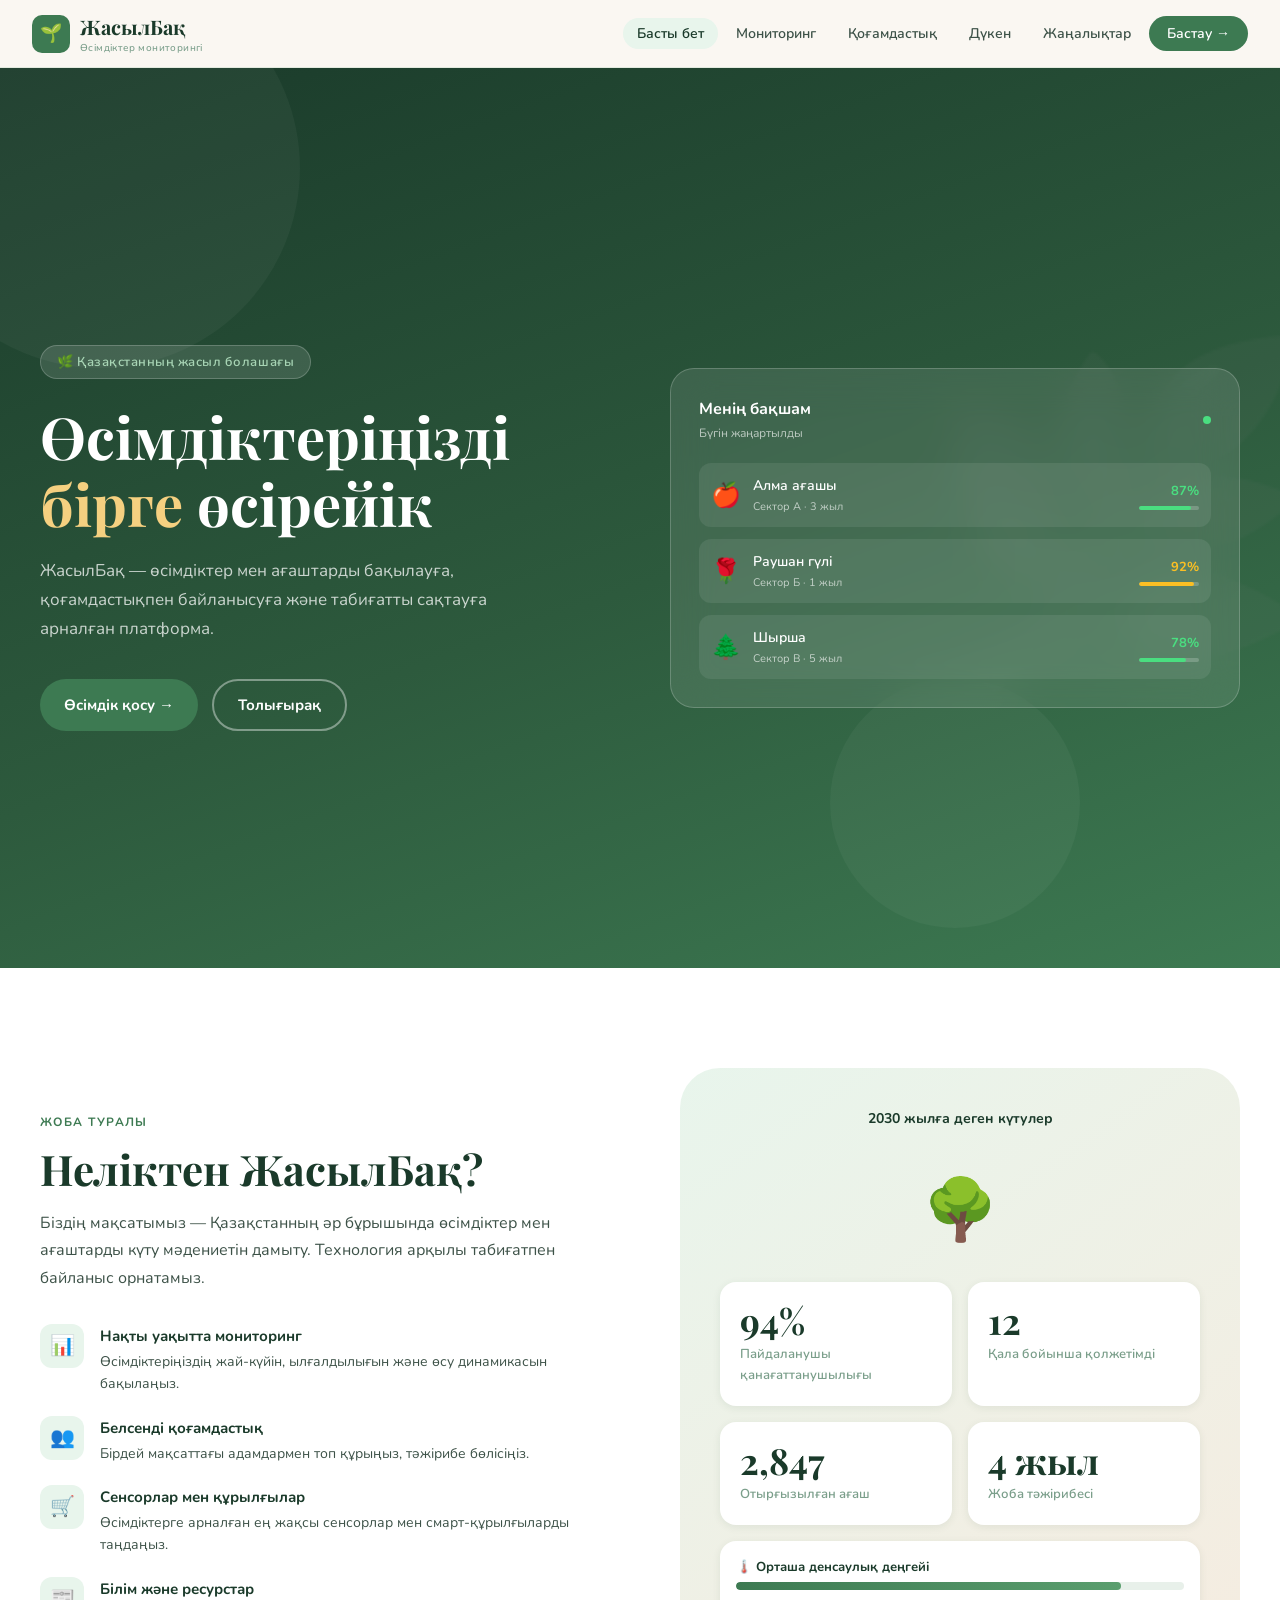
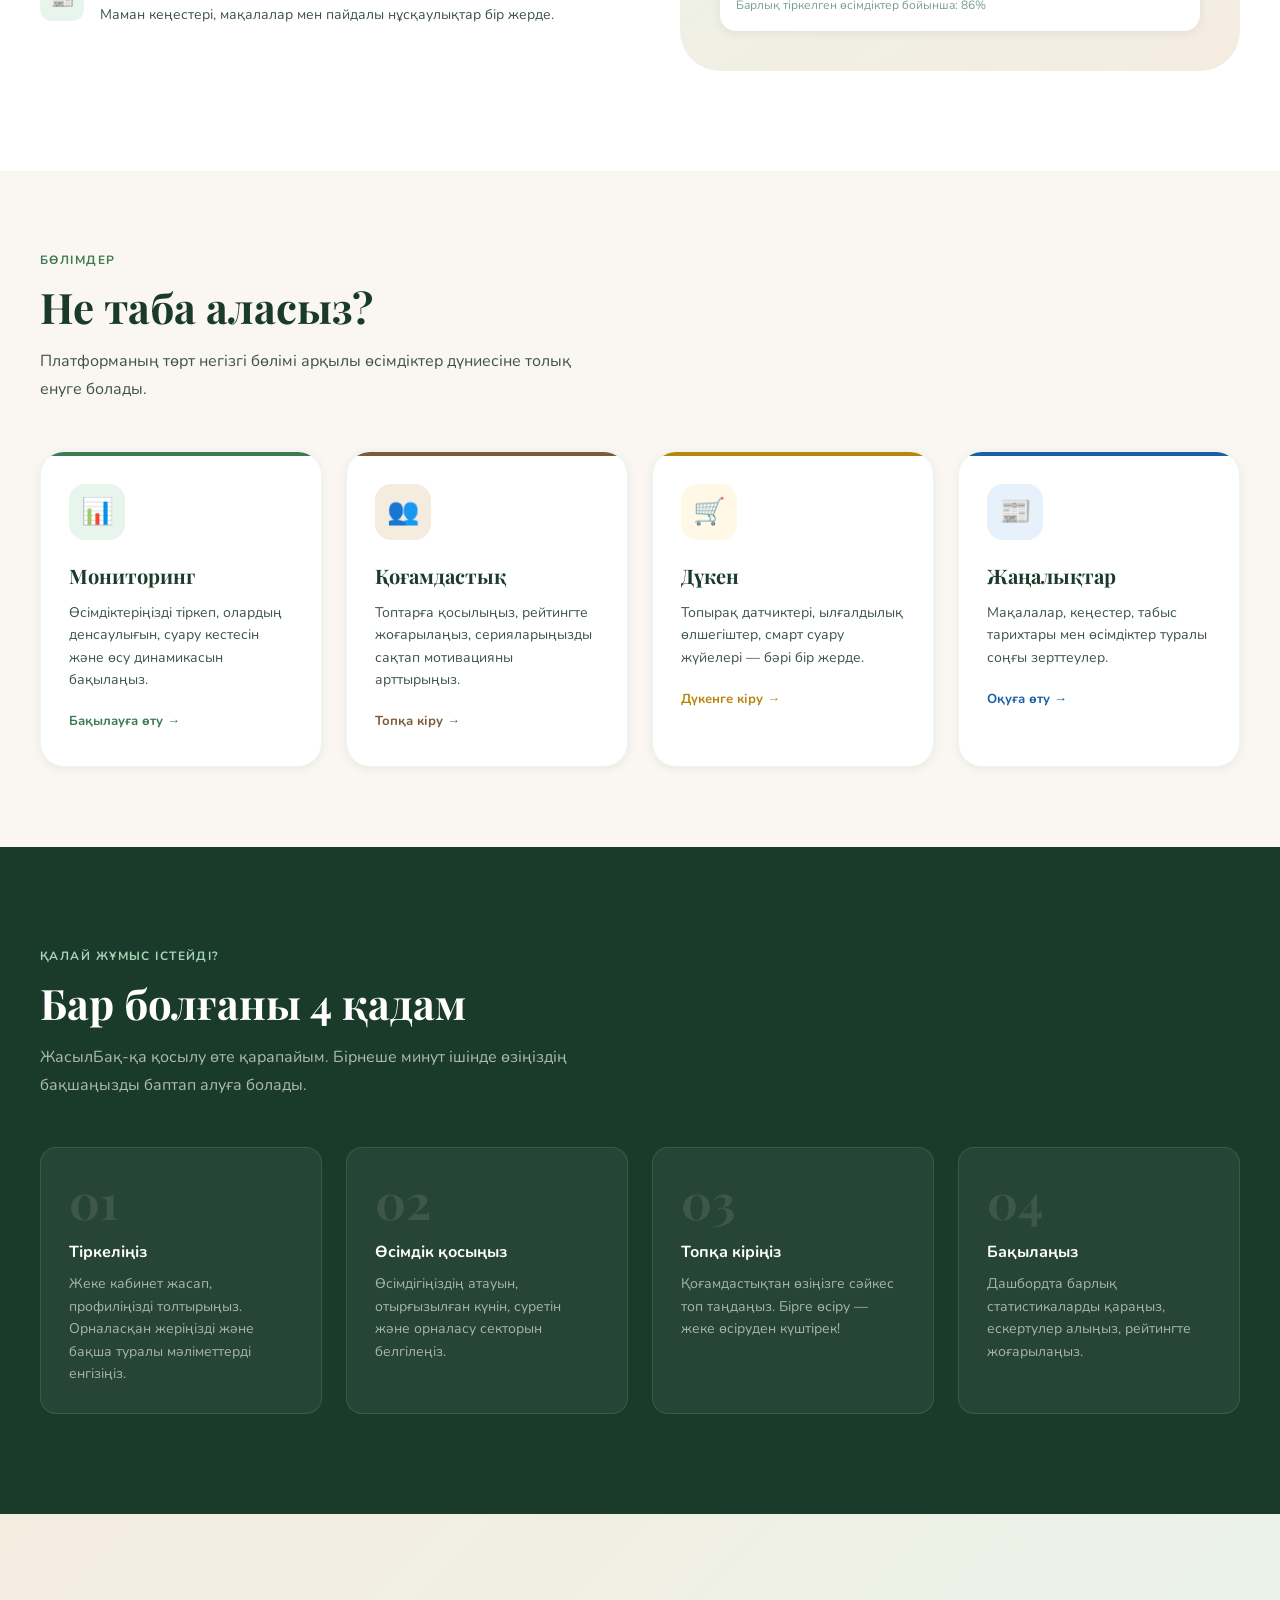
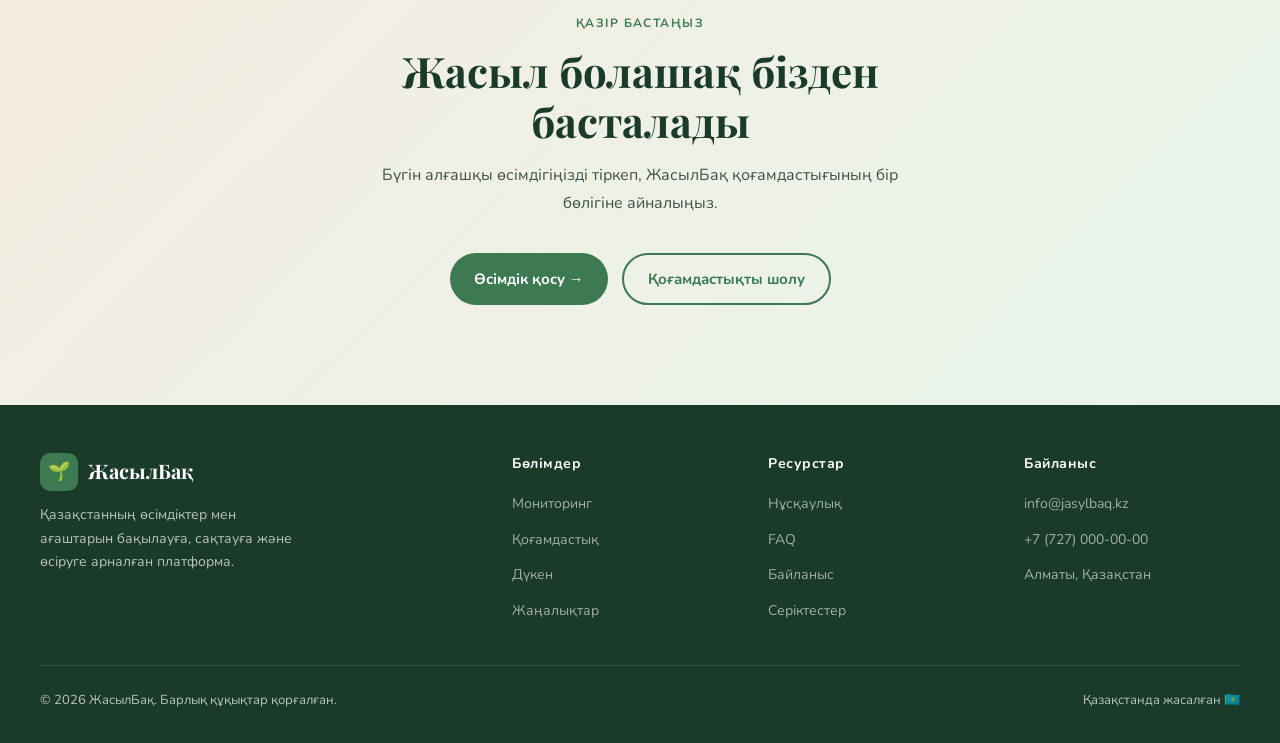
<file: index.html>
<!DOCTYPE html>
<html lang="kk">

<head>
  <meta charset="UTF-8" />
  <meta name="viewport" content="width=device-width, initial-scale=1.0" />
  <title>ЖасылБақ — Өсімдіктерді бақылау жүйесі</title>
  <link rel="stylesheet" href="style.css" />
  <style>
    .hero {
      min-height: 100vh;
      background: linear-gradient(160deg, var(--green-dark) 0%, var(--green-mid) 55%, var(--green-main) 100%);
      display: flex;
      align-items: center;
      position: relative;
      overflow: hidden;
      padding: 0 2rem;
    }

    .hero::before {
      content: '🌿';
      position: absolute;
      font-size: 320px;
      right: -40px;
      top: 50%;
      transform: translateY(-50%);
      opacity: 0.07;
      filter: grayscale(1);
    }

    .hero-blob {
      position: absolute;
      border-radius: 50%;
      background: rgba(255, 255, 255, 0.04);
    }

    .blob1 {
      width: 400px;
      height: 400px;
      top: -100px;
      left: -100px;
    }

    .blob2 {
      width: 250px;
      height: 250px;
      bottom: 40px;
      right: 200px;
    }

    .hero-inner {
      max-width: 1200px;
      margin: 0 auto;
      width: 100%;
      position: relative;
      z-index: 1;
      padding: 100px 0 60px;
      display: grid;
      grid-template-columns: 1fr 1fr;
      gap: 60px;
      align-items: center;
    }

    .hero-label {
      display: inline-flex;
      align-items: center;
      gap: 8px;
      background: rgba(255, 255, 255, 0.12);
      border: 1px solid rgba(255, 255, 255, 0.2);
      border-radius: 50px;
      padding: 6px 16px;
      font-size: 13px;
      font-weight: 600;
      color: var(--green-pale);
      margin-bottom: 24px;
      letter-spacing: 0.04em;
    }

    .hero h1 {
      font-family: 'Playfair Display', serif;
      font-size: clamp(36px, 5vw, 58px);
      font-weight: 700;
      color: var(--white);
      line-height: 1.15;
      margin-bottom: 20px;
    }

    .hero h1 span {
      color: var(--accent-light);
    }

    .hero-desc {
      font-size: 17px;
      color: rgba(255, 255, 255, 0.75);
      line-height: 1.7;
      margin-bottom: 36px;
      max-width: 480px;
    }

    .hero-actions {
      display: flex;
      gap: 14px;
      flex-wrap: wrap;
    }

    .hero-stats {
      display: flex;
      gap: 32px;
      margin-top: 48px;
      padding-top: 32px;
      border-top: 1px solid rgba(255, 255, 255, 0.12);
    }

    .hero-stat-val {
      font-family: 'Playfair Display', serif;
      font-size: 28px;
      font-weight: 700;
      color: var(--white);
    }

    .hero-stat-label {
      font-size: 12px;
      color: rgba(255, 255, 255, 0.55);
      font-weight: 600;
      margin-top: 2px;
    }

    .hero-visual {
      position: relative;
    }

    .hero-card-main {
      background: rgba(255, 255, 255, 0.1);
      backdrop-filter: blur(20px);
      border: 1px solid rgba(255, 255, 255, 0.2);
      border-radius: var(--radius-lg);
      padding: 28px;
      color: white;
    }

    .hero-card-header {
      display: flex;
      align-items: center;
      justify-content: space-between;
      margin-bottom: 20px;
    }

    .hero-card-title {
      font-size: 16px;
      font-weight: 700;
    }

    .hero-card-sub {
      font-size: 12px;
      opacity: 0.65;
      margin-top: 2px;
    }

    .live-dot {
      width: 8px;
      height: 8px;
      background: #4ade80;
      border-radius: 50%;
      animation: pulse 2s infinite;
    }

    @keyframes pulse {

      0%,
      100% {
        opacity: 1;
        transform: scale(1);
      }

      50% {
        opacity: 0.6;
        transform: scale(1.3);
      }
    }

    .plant-list {
      display: flex;
      flex-direction: column;
      gap: 12px;
    }

    .plant-row {
      display: flex;
      align-items: center;
      gap: 12px;
      background: rgba(255, 255, 255, 0.08);
      border-radius: 12px;
      padding: 12px;
    }

    .plant-emoji {
      font-size: 24px;
    }

    .plant-row-name {
      font-size: 14px;
      font-weight: 600;
    }

    .plant-row-status {
      font-size: 11px;
      opacity: 0.65;
    }

    .plant-row-right {
      margin-left: auto;
      text-align: right;
    }

    .plant-health-mini {
      font-size: 13px;
      font-weight: 700;
      color: #4ade80;
    }

    .mini-bar-wrap {
      width: 60px;
      height: 4px;
      background: rgba(255, 255, 255, 0.2);
      border-radius: 10px;
      margin-top: 4px;
      overflow: hidden;
    }

    .mini-bar-fill {
      height: 100%;
      border-radius: 10px;
      background: #4ade80;
    }

    .floating-card {
      position: absolute;
      background: var(--white);
      border-radius: var(--radius-md);
      padding: 14px 18px;
      box-shadow: var(--shadow-lg);
      font-size: 13px;
      font-weight: 600;
      color: var(--text-dark);
      display: flex;
      align-items: center;
      gap: 8px;
    }

    .fc1 {
      bottom: -24px;
      left: -30px;
    }

    .fc2 {
      top: -20px;
      right: -20px;
    }

    .fc-icon {
      font-size: 20px;
    }

    /* ABOUT */
    .about-section {
      background: var(--white);
      padding: 100px 2rem;
    }

    .about-inner {
      max-width: 1200px;
      margin: 0 auto;
      display: grid;
      grid-template-columns: 1fr 1fr;
      gap: 80px;
      align-items: center;
    }

    .about-features {
      margin-top: 32px;
      display: flex;
      flex-direction: column;
      gap: 20px;
    }

    .about-feature {
      display: flex;
      gap: 16px;
      align-items: flex-start;
    }

    .about-feature-icon {
      width: 44px;
      height: 44px;
      background: var(--green-mist);
      border-radius: 12px;
      display: flex;
      align-items: center;
      justify-content: center;
      font-size: 20px;
      flex-shrink: 0;
    }

    .about-feature-title {
      font-size: 15px;
      font-weight: 700;
      color: var(--green-dark);
    }

    .about-feature-desc {
      font-size: 14px;
      color: var(--text-mid);
      margin-top: 3px;
    }

    .about-image-side {
      background: linear-gradient(145deg, var(--green-mist), var(--earth-pale));
      border-radius: var(--radius-xl);
      padding: 40px;
      display: flex;
      flex-direction: column;
      gap: 16px;
    }

    .about-stat-grid {
      display: grid;
      grid-template-columns: 1fr 1fr;
      gap: 16px;
    }

    .about-stat-item {
      background: var(--white);
      border-radius: var(--radius-md);
      padding: 20px;
      box-shadow: var(--shadow-sm);
    }

    /* CATEGORIES */
    .categories-section {
      background: var(--cream);
    }

    .cat-grid {
      display: grid;
      grid-template-columns: repeat(auto-fit, minmax(260px, 1fr));
      gap: 24px;
      margin-top: 48px;
    }

    .cat-card {
      background: var(--white);
      border-radius: var(--radius-lg);
      padding: 32px 28px;
      border: 1px solid rgba(90, 158, 110, 0.1);
      box-shadow: var(--shadow-sm);
      text-decoration: none;
      color: inherit;
      display: block;
      transition: all 0.3s;
      position: relative;
      overflow: hidden;
    }

    .cat-card::before {
      content: '';
      position: absolute;
      top: 0;
      left: 0;
      right: 0;
      height: 4px;
      background: var(--cat-color, var(--green-main));
    }

    .cat-card:hover {
      transform: translateY(-6px);
      box-shadow: var(--shadow-lg);
    }

    .cat-icon {
      width: 56px;
      height: 56px;
      border-radius: 16px;
      display: flex;
      align-items: center;
      justify-content: center;
      font-size: 26px;
      margin-bottom: 20px;
      background: var(--cat-bg, var(--green-mist));
    }

    .cat-title {
      font-family: 'Playfair Display', serif;
      font-size: 20px;
      font-weight: 700;
      color: var(--green-dark);
      margin-bottom: 10px;
    }

    .cat-desc {
      font-size: 14px;
      color: var(--text-mid);
      line-height: 1.6;
    }

    .cat-arrow {
      display: inline-flex;
      align-items: center;
      gap: 6px;
      margin-top: 20px;
      font-size: 13px;
      font-weight: 700;
      color: var(--cat-color, var(--green-main));
    }

    /* HOW IT WORKS */
    .how-section {
      background: var(--green-dark);
      padding: 100px 2rem;
    }

    .how-section .section-title {
      color: var(--white);
    }

    .how-section .section-label {
      color: var(--green-pale);
    }

    .how-section .section-sub {
      color: rgba(255, 255, 255, 0.65);
    }

    .steps {
      display: grid;
      grid-template-columns: repeat(auto-fit, minmax(220px, 1fr));
      gap: 24px;
      margin-top: 48px;
    }

    .step {
      background: rgba(255, 255, 255, 0.06);
      border: 1px solid rgba(255, 255, 255, 0.1);
      border-radius: var(--radius-md);
      padding: 28px;
      color: white;
    }

    .step-num {
      font-family: 'Playfair Display', serif;
      font-size: 48px;
      font-weight: 700;
      color: rgba(255, 255, 255, 0.1);
      line-height: 1;
      margin-bottom: 16px;
    }

    .step-title {
      font-size: 16px;
      font-weight: 700;
      margin-bottom: 8px;
    }

    .step-desc {
      font-size: 14px;
      color: rgba(255, 255, 255, 0.6);
      line-height: 1.6;
    }

    /* CTA */
    .cta-section {
      background: linear-gradient(135deg, var(--earth-pale), var(--green-mist));
      padding: 100px 2rem;
      text-align: center;
    }

    .cta-inner {
      max-width: 640px;
      margin: 0 auto;
    }

    .cta-inner .section-title {
      margin-bottom: 16px;
    }

    .cta-inner .section-sub {
      margin: 0 auto 36px;
      text-align: center;
    }

    .cta-actions {
      display: flex;
      justify-content: center;
      gap: 14px;
      flex-wrap: wrap;
    }

    @media (max-width: 768px) {
      .hero-inner {
        grid-template-columns: 1fr;
      }

      .hero-visual {
        display: none;
      }

      .about-inner {
        grid-template-columns: 1fr;
      }
    }
  </style>
</head>

<body>

  <nav>
    <a href="index.html" class="nav-logo">
      <div class="nav-logo-icon">🌱</div>
      <div>
        <span class="nav-logo-text">ЖасылБақ</span>
        <span class="nav-logo-sub">Өсімдіктер мониторингі</span>
      </div>
    </a>
    <ul class="nav-links">
      <li><a href="index.html" class="active">Басты бет</a></li>
      <li><a href="monitoring.html">Мониторинг</a></li>
      <li><a href="community.html">Қоғамдастық</a></li>
      <li><a href="store.html">Дүкен</a></li>
      <li><a href="news.html">Жаңалықтар</a></li>
      <li><a href="monitoring.html" class="nav-cta">Бастау →</a></li>
    </ul>
  </nav>

  <main>
    <!-- HERO -->
    <section class="hero">
      <div class="hero-blob blob1"></div>
      <div class="hero-blob blob2"></div>
      <div class="hero-inner">
        <div class="hero-content">
          <div class="hero-label">🌿 Қазақстанның жасыл болашағы</div>
          <h1>Өсімдіктеріңізді <span>бірге</span> өсірейік</h1>
          <p class="hero-desc">ЖасылБақ — өсімдіктер мен ағаштарды бақылауға, қоғамдастықпен байланысуға және табиғатты
            сақтауға арналған платформа.</p>
          <div class="hero-actions">
            <a href="monitoring.html" class="btn btn-primary">Өсімдік қосу →</a>
            <a href="#about" class="btn btn-secondary"
              style="color:white; border-color:rgba(255,255,255,0.4);">Толығырақ</a>
          </div>
        </div>
        <div class="hero-visual">
          <div class="hero-card-main">
            <div class="hero-card-header">
              <div>
                <div class="hero-card-title">Менің бақшам</div>
                <div class="hero-card-sub">Бүгін жаңартылды</div>
              </div>
              <div class="live-dot"></div>
            </div>
            <div class="plant-list">
              <div class="plant-row">
                <div class="plant-emoji">🍎</div>
                <div>
                  <div class="plant-row-name">Алма ағашы</div>
                  <div class="plant-row-status">Сектор А · 3 жыл</div>
                </div>
                <div class="plant-row-right">
                  <div class="plant-health-mini">87%</div>
                  <div class="mini-bar-wrap">
                    <div class="mini-bar-fill" style="width:87%"></div>
                  </div>
                </div>
              </div>
              <div class="plant-row">
                <div class="plant-emoji">🌹</div>
                <div>
                  <div class="plant-row-name">Раушан гүлі</div>
                  <div class="plant-row-status">Сектор Б · 1 жыл</div>
                </div>
                <div class="plant-row-right">
                  <div class="plant-health-mini" style="color:#fbbf24">92%</div>
                  <div class="mini-bar-wrap">
                    <div class="mini-bar-fill" style="width:92%;background:#fbbf24"></div>
                  </div>
                </div>
              </div>
              <div class="plant-row">
                <div class="plant-emoji">🌲</div>
                <div>
                  <div class="plant-row-name">Шырша</div>
                  <div class="plant-row-status">Сектор В · 5 жыл</div>
                </div>
                <div class="plant-row-right">
                  <div class="plant-health-mini">78%</div>
                  <div class="mini-bar-wrap">
                    <div class="mini-bar-fill" style="width:78%"></div>
                  </div>
                </div>
              </div>
            </div>
          </div>
        </div>
      </div>
    </section>

    <!-- ABOUT -->
    <section class="about-section" id="about">
      <div class="about-inner">
        <div>
          <div class="section-label">Жоба туралы</div>
          <h2 class="section-title">Неліктен ЖасылБақ?</h2>
          <p class="section-sub">Біздің мақсатымыз — Қазақстанның әр бұрышында өсімдіктер мен ағаштарды күту мәдениетін
            дамыту. Технология арқылы табиғатпен байланыс орнатамыз.</p>
          <div class="about-features">
            <div class="about-feature">
              <div class="about-feature-icon">📊</div>
              <div>
                <div class="about-feature-title">Нақты уақытта мониторинг</div>
                <div class="about-feature-desc">Өсімдіктеріңіздің жай-күйін, ылғалдылығын және өсу динамикасын
                  бақылаңыз.</div>
              </div>
            </div>
            <div class="about-feature">
              <div class="about-feature-icon">👥</div>
              <div>
                <div class="about-feature-title">Белсенді қоғамдастық</div>
                <div class="about-feature-desc">Бірдей мақсаттағы адамдармен топ құрыңыз, тәжірибе бөлісіңіз.</div>
              </div>
            </div>
            <div class="about-feature">
              <div class="about-feature-icon">🛒</div>
              <div>
                <div class="about-feature-title">Сенсорлар мен құрылғылар</div>
                <div class="about-feature-desc">Өсімдіктерге арналған ең жақсы сенсорлар мен смарт-құрылғыларды
                  таңдаңыз.</div>
              </div>
            </div>
            <div class="about-feature">
              <div class="about-feature-icon">📰</div>
              <div>
                <div class="about-feature-title">Білім және ресурстар</div>
                <div class="about-feature-desc">Маман кеңестері, мақалалар мен пайдалы нұсқаулықтар бір жерде.</div>
              </div>
            </div>
          </div>
        </div>
        <div class="about-image-side">
          <div style="text-align:center;font-size:14px;font-weight:700;color:var(--green-dark);margin-bottom:16px;">2030
            жылға деген күтулер</div>
          <div style="text-align:center;font-size:60px;margin-bottom:8px;">🌳</div>
          <div class="about-stat-grid">
            <div class="about-stat-item">
              <div class="stat-value">94%</div>
              <div class="stat-label">Пайдаланушы қанағаттанушылығы</div>
            </div>
            <div class="about-stat-item">
              <div class="stat-value">12</div>
              <div class="stat-label">Қала бойынша қолжетімді</div>
            </div>
            <div class="about-stat-item">
              <div class="stat-value">2,847</div>
              <div class="stat-label">Отырғызылған ағаш</div>
            </div>
            <div class="about-stat-item">
              <div class="stat-value">4 жыл</div>
              <div class="stat-label">Жоба тәжірибесі</div>
            </div>
          </div>
          <div style="background:white;border-radius:var(--radius-md);padding:16px;box-shadow:var(--shadow-sm)">
            <div style="font-size:13px;font-weight:700;color:var(--green-dark);margin-bottom:4px">🌡️ Орташа денсаулық
              деңгейі</div>
            <div class="health-bar-wrap">
              <div class="health-bar-fill" style="width:86%"></div>
            </div>
            <div style="font-size:12px;color:var(--text-light);margin-top:6px">Барлық тіркелген өсімдіктер бойынша: 86%
            </div>
          </div>
        </div>
      </div>
    </section>

    <!-- CATEGORIES -->
    <section class="categories-section">
      <div class="container">
        <div class="section-label">Бөлімдер</div>
        <h2 class="section-title">Не таба аласыз?</h2>
        <p class="section-sub">Платформаның төрт негізгі бөлімі арқылы өсімдіктер дүниесіне толық енуге болады.</p>
        <div class="cat-grid">
          <a href="monitoring.html" class="cat-card" style="--cat-color:#3d7a52;--cat-bg:#e8f5ec">
            <div class="cat-icon">📊</div>
            <div class="cat-title">Мониторинг</div>
            <div class="cat-desc">Өсімдіктеріңізді тіркеп, олардың денсаулығын, суару кестесін және өсу динамикасын
              бақылаңыз.</div>
            <div class="cat-arrow">Бақылауға өту →</div>
          </a>
          <a href="community.html" class="cat-card" style="--cat-color:#7a5c3d;--cat-bg:#f5ece0">
            <div class="cat-icon">👥</div>
            <div class="cat-title">Қоғамдастық</div>
            <div class="cat-desc">Топтарға қосылыңыз, рейтингте жоғарылаңыз, серияларыңызды сақтап мотивацияны
              арттырыңыз.</div>
            <div class="cat-arrow" style="color:#7a5c3d">Топқа кіру →</div>
          </a>
          <a href="store.html" class="cat-card" style="--cat-color:#b8860b;--cat-bg:#fff8e6">
            <div class="cat-icon">🛒</div>
            <div class="cat-title">Дүкен</div>
            <div class="cat-desc">Топырақ датчиктері, ылғалдылық өлшегіштер, смарт суару жүйелері — бәрі бір жерде.
            </div>
            <div class="cat-arrow" style="color:#b8860b">Дүкенге кіру →</div>
          </a>
          <a href="news.html" class="cat-card" style="--cat-color:#185fa5;--cat-bg:#e6f1fb">
            <div class="cat-icon">📰</div>
            <div class="cat-title">Жаңалықтар</div>
            <div class="cat-desc">Мақалалар, кеңестер, табыс тарихтары мен өсімдіктер туралы соңғы зерттеулер.</div>
            <div class="cat-arrow" style="color:#185fa5">Оқуға өту →</div>
          </a>
        </div>
      </div>
    </section>

    <!-- HOW IT WORKS -->
    <section class="how-section">
      <div class="container">
        <div class="section-label">Қалай жұмыс істейді?</div>
        <h2 class="section-title">Бар болғаны 4 қадам</h2>
        <p class="section-sub">ЖасылБақ-қа қосылу өте қарапайым. Бірнеше минут ішінде өзіңіздің бақшаңызды баптап алуға
          болады.</p>
        <div class="steps">
          <div class="step">
            <div class="step-num">01</div>
            <div class="step-title">Тіркеліңіз</div>
            <div class="step-desc">Жеке кабинет жасап, профиліңізді толтырыңыз. Орналасқан жеріңізді және бақша туралы
              мәліметтерді енгізіңіз.</div>
          </div>
          <div class="step">
            <div class="step-num">02</div>
            <div class="step-title">Өсімдік қосыңыз</div>
            <div class="step-desc">Өсімдігіңіздің атауын, отырғызылған күнін, суретін және орналасу секторын белгілеңіз.
            </div>
          </div>
          <div class="step">
            <div class="step-num">03</div>
            <div class="step-title">Топқа кіріңіз</div>
            <div class="step-desc">Қоғамдастықтан өзіңізге сәйкес топ таңдаңыз. Бірге өсіру — жеке өсіруден күштірек!
            </div>
          </div>
          <div class="step">
            <div class="step-num">04</div>
            <div class="step-title">Бақылаңыз</div>
            <div class="step-desc">Дашбордта барлық статистикаларды қараңыз, ескертулер алыңыз, рейтингте жоғарылаңыз.
            </div>
          </div>
        </div>
      </div>
    </section>

    <!-- CTA -->
    <section class="cta-section">
      <div class="cta-inner">
        <div class="section-label">Қазір бастаңыз</div>
        <h2 class="section-title">Жасыл болашақ бізден басталады</h2>
        <p class="section-sub">Бүгін алғашқы өсімдігіңізді тіркеп, ЖасылБақ қоғамдастығының бір бөлігіне айналыңыз.</p>
        <div class="cta-actions">
          <a href="monitoring.html" class="btn btn-primary">Өсімдік қосу →</a>
          <a href="community.html" class="btn btn-secondary">Қоғамдастықты шолу</a>
        </div>
      </div>
    </section>
  </main>

  <footer>
    <div class="footer-inner">
      <div class="footer-brand">
        <a href="index.html" class="nav-logo" style="margin-bottom:0">
          <div class="nav-logo-icon">🌱</div>
          <div>
            <span class="nav-logo-text" style="color:white">ЖасылБақ</span>
          </div>
        </a>
        <p>Қазақстанның өсімдіктер мен ағаштарын бақылауға, сақтауға және өсіруге арналған платформа.</p>
      </div>
      <div class="footer-col">
        <h4>Бөлімдер</h4>
        <ul>
          <li><a href="monitoring.html">Мониторинг</a></li>
          <li><a href="community.html">Қоғамдастық</a></li>
          <li><a href="store.html">Дүкен</a></li>
          <li><a href="news.html">Жаңалықтар</a></li>
        </ul>
      </div>
      <div class="footer-col">
        <h4>Ресурстар</h4>
        <ul>
          <li><a href="#">Нұсқаулық</a></li>
          <li><a href="#">FAQ</a></li>
          <li><a href="#">Байланыс</a></li>
          <li><a href="#">Серіктестер</a></li>
        </ul>
      </div>
      <div class="footer-col">
        <h4>Байланыс</h4>
        <ul>
          <li><a href="#">info@jasylbaq.kz</a></li>
          <li><a href="#">+7 (727) 000-00-00</a></li>
          <li><a href="#">Алматы, Қазақстан</a></li>
        </ul>
      </div>
    </div>
    <div class="footer-bottom">
      <span>© 2026 ЖасылБақ. Барлық құқықтар қорғалған.</span>
      <span>Қазақстанда жасалған 🇰🇿</span>
    </div>
  </footer>

</body>

</html>
</file>
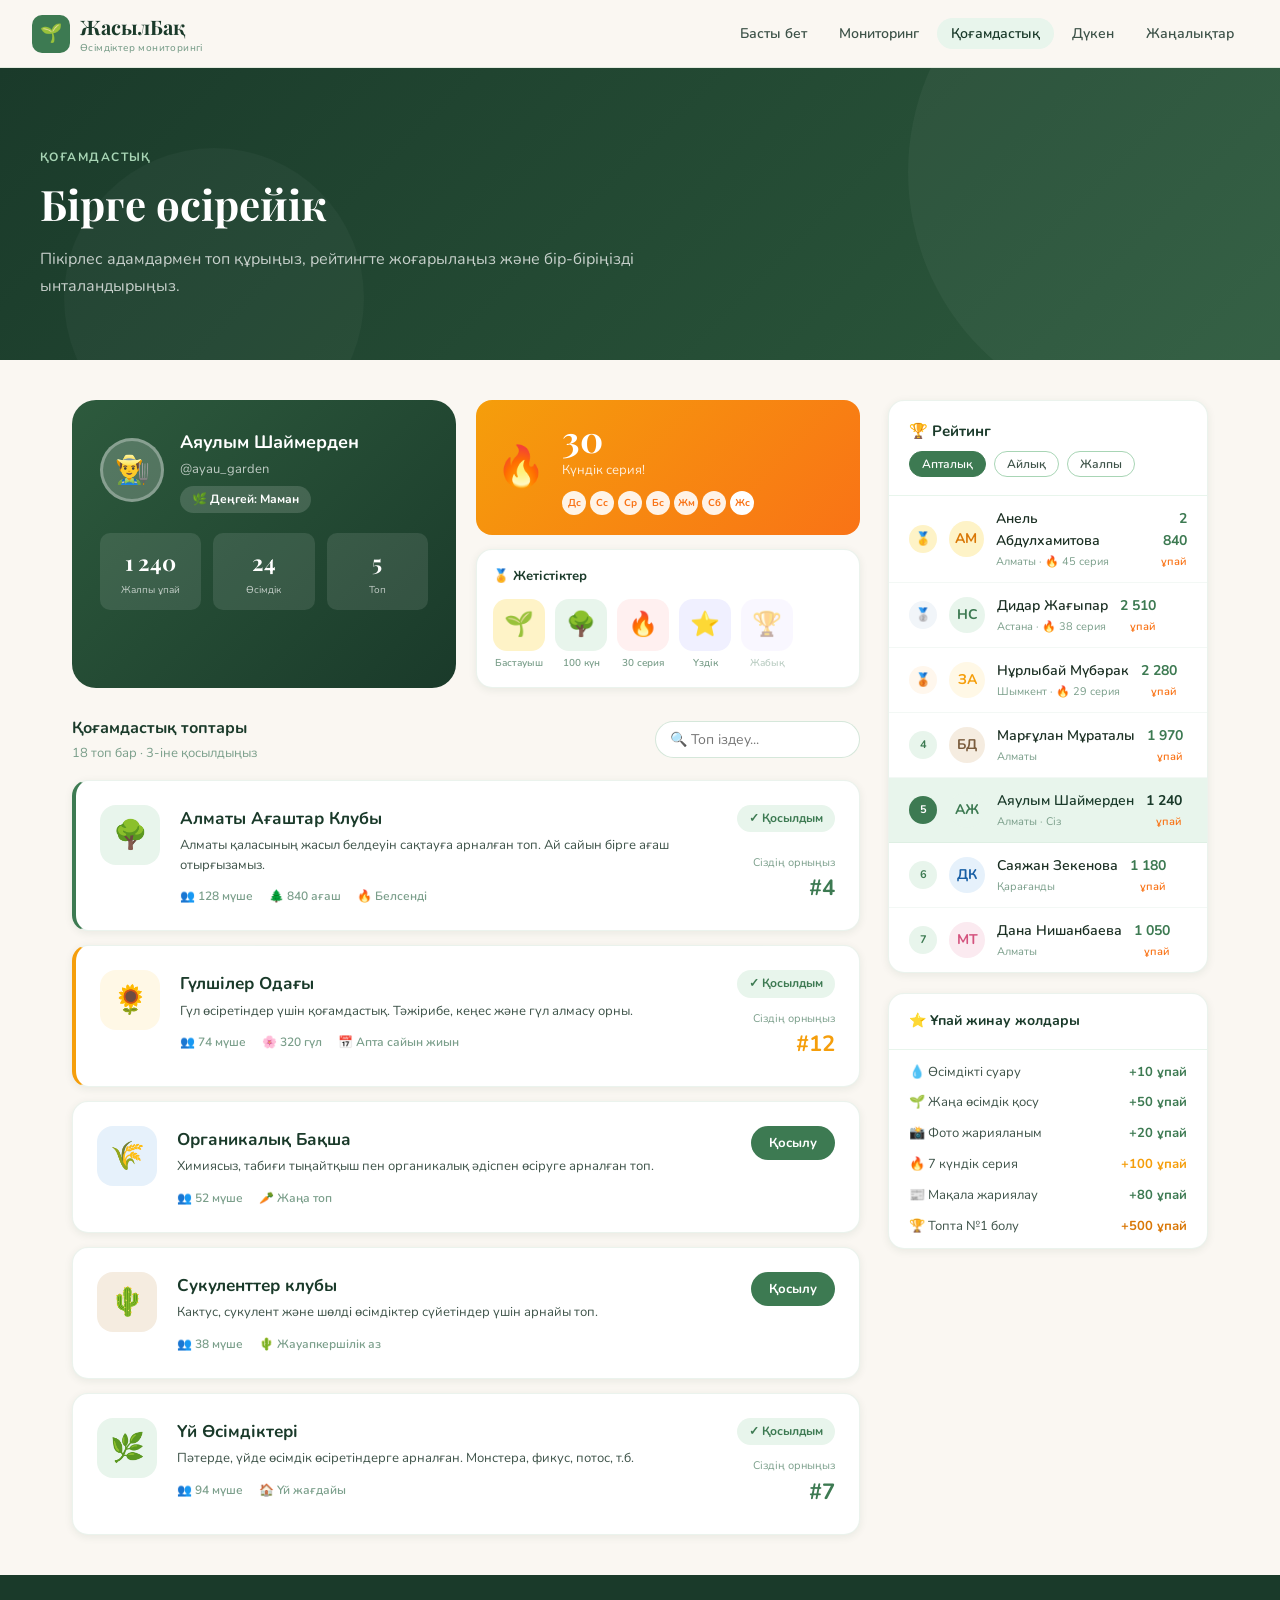
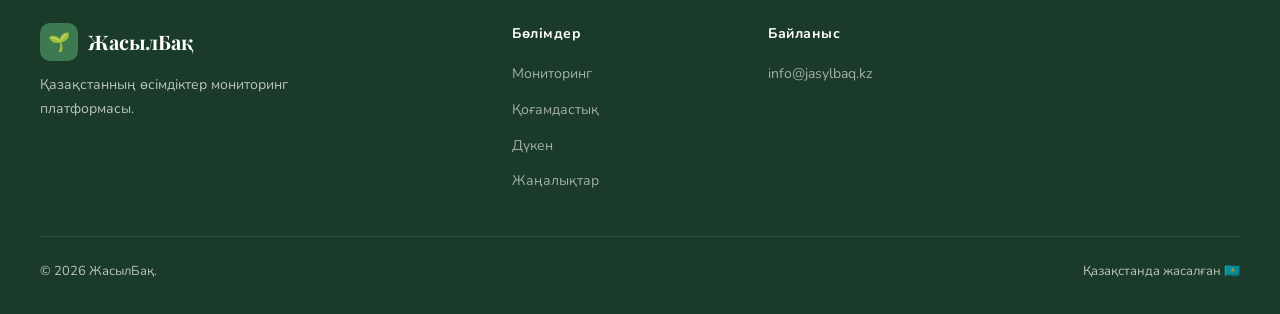
<file: community.html>
<!DOCTYPE html>
<html lang="kk">

<head>
  <meta charset="UTF-8" />
  <meta name="viewport" content="width=device-width, initial-scale=1.0" />
  <title>Қоғамдастық — ЖасылБақ</title>
  <link rel="stylesheet" href="style.css" />
  <style>
    .community-layout {
      max-width: 1200px;
      margin: 0 auto;
      padding: 40px 2rem;
      display: grid;
      grid-template-columns: 1fr 320px;
      gap: 28px;
    }

    /* MY PROFILE CARD */
    .profile-card {
      background: linear-gradient(135deg, var(--green-mid), var(--green-dark));
      border-radius: var(--radius-lg);
      padding: 28px;
      color: white;
    }

    .profile-top {
      display: flex;
      gap: 16px;
      align-items: center;
      margin-bottom: 20px;
    }

    .profile-avatar {
      width: 64px;
      height: 64px;
      border-radius: 50%;
      background: rgba(255, 255, 255, 0.2);
      display: flex;
      align-items: center;
      justify-content: center;
      font-size: 28px;
      border: 3px solid rgba(255, 255, 255, 0.3);
    }

    .profile-name {
      font-size: 18px;
      font-weight: 700;
    }

    .profile-handle {
      font-size: 13px;
      opacity: 0.7;
      margin-top: 2px;
    }

    .profile-level {
      display: inline-flex;
      align-items: center;
      gap: 6px;
      background: rgba(255, 255, 255, 0.15);
      border-radius: 50px;
      padding: 4px 12px;
      font-size: 12px;
      font-weight: 700;
      margin-top: 6px;
    }

    .profile-stats {
      display: grid;
      grid-template-columns: repeat(3, 1fr);
      gap: 12px;
    }

    .profile-stat {
      background: rgba(255, 255, 255, 0.1);
      border-radius: 10px;
      padding: 12px;
      text-align: center;
    }

    .profile-stat-val {
      font-size: 22px;
      font-weight: 700;
      font-family: 'Playfair Display', serif;
    }

    .profile-stat-label {
      font-size: 10px;
      opacity: 0.7;
      margin-top: 2px;
    }

    /* STREAK */
    .streak-card {
      background: linear-gradient(135deg, #f59e0b, #f97316);
      border-radius: var(--radius-md);
      padding: 20px;
      color: white;
      display: flex;
      align-items: center;
      gap: 16px;
    }

    .streak-fire {
      font-size: 40px;
    }

    .streak-val {
      font-family: 'Playfair Display', serif;
      font-size: 36px;
      font-weight: 700;
      line-height: 1;
    }

    .streak-label {
      font-size: 13px;
      opacity: 0.85;
      margin-top: 4px;
    }

    .streak-mini {
      display: flex;
      gap: 4px;
      margin-top: 10px;
    }

    .streak-dot {
      width: 24px;
      height: 24px;
      border-radius: 50%;
      display: flex;
      align-items: center;
      justify-content: center;
      font-size: 10px;
      font-weight: 700;
    }

    .streak-dot.done {
      background: rgba(255, 255, 255, 0.9);
      color: #f97316;
    }

    .streak-dot.today {
      background: white;
      color: #f97316;
      border: 2px solid white;
    }

    .streak-dot.miss {
      background: rgba(255, 255, 255, 0.2);
      color: rgba(255, 255, 255, 0.6);
    }

    /* BADGES */
    .badges-row {
      display: flex;
      gap: 10px;
      flex-wrap: wrap;
    }

    .badge-item {
      display: flex;
      flex-direction: column;
      align-items: center;
      gap: 4px;
    }

    .badge-icon-wrap {
      width: 52px;
      height: 52px;
      border-radius: 14px;
      display: flex;
      align-items: center;
      justify-content: center;
      font-size: 24px;
    }

    .badge-item-label {
      font-size: 10px;
      color: var(--text-light);
      font-weight: 600;
      text-align: center;
      max-width: 52px;
    }

    /* GROUPS */
    .group-card {
      background: var(--white);
      border-radius: var(--radius-md);
      border: 1px solid rgba(90, 158, 110, 0.12);
      box-shadow: var(--shadow-sm);
      padding: 24px;
      display: flex;
      gap: 20px;
      transition: all 0.3s;
    }

    .group-card:hover {
      box-shadow: var(--shadow-md);
      transform: translateY(-2px);
    }

    .group-icon-wrap {
      width: 60px;
      height: 60px;
      border-radius: 16px;
      display: flex;
      align-items: center;
      justify-content: center;
      font-size: 28px;
      flex-shrink: 0;
    }

    .group-info {
      flex: 1;
    }

    .group-name {
      font-size: 17px;
      font-weight: 700;
      color: var(--green-dark);
    }

    .group-desc {
      font-size: 13px;
      color: var(--text-mid);
      margin-top: 4px;
      line-height: 1.5;
    }

    .group-meta {
      display: flex;
      gap: 16px;
      margin-top: 12px;
      flex-wrap: wrap;
    }

    .group-meta-item {
      font-size: 12px;
      color: var(--text-light);
      font-weight: 600;
      display: flex;
      align-items: center;
      gap: 4px;
    }

    .group-actions {
      display: flex;
      flex-direction: column;
      align-items: flex-end;
      justify-content: space-between;
      gap: 12px;
    }

    .joined-badge {
      background: var(--green-mist);
      color: var(--green-main);
      padding: 4px 12px;
      border-radius: 50px;
      font-size: 12px;
      font-weight: 700;
    }

    /* LEADERBOARD */
    .leaderboard-card {
      background: var(--white);
      border-radius: var(--radius-md);
      border: 1px solid rgba(90, 158, 110, 0.12);
      box-shadow: var(--shadow-sm);
      overflow: hidden;
    }

    .lb-header {
      padding: 18px 20px;
      border-bottom: 1px solid var(--green-mist);
      font-size: 15px;
      font-weight: 700;
      color: var(--green-dark);
    }

    .lb-tabs {
      display: flex;
      gap: 8px;
      margin-top: 8px;
    }

    .lb-tab {
      font-size: 12px;
      font-weight: 600;
      padding: 4px 12px;
      border-radius: 50px;
      border: 1px solid var(--green-pale);
      background: transparent;
      color: var(--text-mid);
      cursor: pointer;
      font-family: 'Nunito', sans-serif;
      transition: all 0.2s;
    }

    .lb-tab.active {
      background: var(--green-main);
      color: white;
      border-color: var(--green-main);
    }

    .lb-row {
      display: flex;
      align-items: center;
      gap: 12px;
      padding: 12px 20px;
      border-bottom: 1px solid rgba(90, 158, 110, 0.07);
      transition: background 0.15s;
    }

    .lb-row:hover {
      background: var(--green-mist);
    }

    .lb-row:last-child {
      border-bottom: none;
    }

    .lb-rank {
      width: 28px;
      height: 28px;
      border-radius: 50%;
      display: flex;
      align-items: center;
      justify-content: center;
      font-size: 13px;
      font-weight: 700;
      flex-shrink: 0;
    }

    .rank-1 {
      background: #fef3c7;
      color: #d97706;
    }

    .rank-2 {
      background: #f1f5f9;
      color: #64748b;
    }

    .rank-3 {
      background: #fff7ed;
      color: #c2410c;
    }

    .rank-other {
      background: var(--green-mist);
      color: var(--green-main);
      font-size: 11px;
    }

    .lb-avatar {
      width: 36px;
      height: 36px;
      border-radius: 50%;
      display: flex;
      align-items: center;
      justify-content: center;
      font-weight: 700;
      font-size: 14px;
    }

    .lb-name {
      font-size: 14px;
      font-weight: 600;
      color: var(--text-dark);
      flex: 1;
    }

    .lb-city {
      font-size: 11px;
      color: var(--text-light);
    }

    .lb-points {
      font-size: 14px;
      font-weight: 700;
      color: var(--green-main);
    }

    .lb-streak {
      font-size: 11px;
      color: #f97316;
      font-weight: 600;
    }

    .lb-me {
      background: var(--green-mist) !important;
    }

    @media (max-width: 900px) {
      .community-layout {
        grid-template-columns: 1fr;
      }
    }
  </style>
</head>

<body>

  <nav>
    <a href="index.html" class="nav-logo">
      <div class="nav-logo-icon">🌱</div>
      <div>
        <span class="nav-logo-text">ЖасылБақ</span>
        <span class="nav-logo-sub">Өсімдіктер мониторингі</span>
      </div>
    </a>
    <ul class="nav-links">
      <li><a href="index.html">Басты бет</a></li>
      <li><a href="monitoring.html">Мониторинг</a></li>
      <li><a href="community.html" class="active">Қоғамдастық</a></li>
      <li><a href="store.html">Дүкен</a></li>
      <li><a href="news.html">Жаңалықтар</a></li>
    </ul>
  </nav>

  <main>
    <div class="page-hero">
      <div class="container">
        <div class="section-label">Қоғамдастық</div>
        <h1 class="section-title">Бірге өсірейік</h1>
        <p class="section-sub">Пікірлес адамдармен топ құрыңыз, рейтингте жоғарылаңыз және бір-біріңізді ынталандырыңыз.
        </p>
      </div>
    </div>

    <div class="community-layout">
      <!-- MAIN -->
      <div style="display:flex;flex-direction:column;gap:28px">

        <!-- MY STREAK + PROFILE -->
        <div style="display:grid;grid-template-columns:1fr 1fr;gap:20px">
          <div class="profile-card">
            <div class="profile-top">
              <div class="profile-avatar">👨‍🌾</div>
              <div>
                <div class="profile-name">Аяулым Шаймерден</div>
                <div class="profile-handle">@ayau_garden</div>
                <div class="profile-level">🌿 Деңгей: Маман</div>
              </div>
            </div>
            <div class="profile-stats">
              <div class="profile-stat">
                <div class="profile-stat-val">1 240</div>
                <div class="profile-stat-label">Жалпы ұпай</div>
              </div>
              <div class="profile-stat">
                <div class="profile-stat-val">24</div>
                <div class="profile-stat-label">Өсімдік</div>
              </div>
              <div class="profile-stat">
                <div class="profile-stat-val">5</div>
                <div class="profile-stat-label">Топ</div>
              </div>
            </div>
          </div>
          <div style="display:flex;flex-direction:column;gap:14px">
            <div class="streak-card">
              <div class="streak-fire">🔥</div>
              <div>
                <div class="streak-val">30</div>
                <div class="streak-label">Күндік серия!</div>
                <div class="streak-mini">
                  <div class="streak-dot done">Дс</div>
                  <div class="streak-dot done">Сс</div>
                  <div class="streak-dot done">Ср</div>
                  <div class="streak-dot done">Бс</div>
                  <div class="streak-dot done">Жм</div>
                  <div class="streak-dot done">Сб</div>
                  <div class="streak-dot today">Жс</div>
                </div>
              </div>
            </div>
            <div
              style="background:var(--white);border-radius:var(--radius-md);padding:16px;border:1px solid rgba(90,158,110,0.12);box-shadow:var(--shadow-sm)">
              <div style="font-size:13px;font-weight:700;color:var(--green-dark);margin-bottom:12px">🏅 Жетістіктер
              </div>
              <div class="badges-row">
                <div class="badge-item">
                  <div class="badge-icon-wrap" style="background:#fef3c7">🌱</div>
                  <div class="badge-item-label">Бастауыш</div>
                </div>
                <div class="badge-item">
                  <div class="badge-icon-wrap" style="background:#e8f5ec">🌳</div>
                  <div class="badge-item-label">100 күн</div>
                </div>
                <div class="badge-item">
                  <div class="badge-icon-wrap" style="background:#fff0f0">🔥</div>
                  <div class="badge-item-label">30 серия</div>
                </div>
                <div class="badge-item">
                  <div class="badge-icon-wrap" style="background:#f0f0ff">⭐</div>
                  <div class="badge-item-label">Үздік</div>
                </div>
                <div class="badge-item">
                  <div class="badge-icon-wrap" style="background:#f5f0ff;opacity:0.5">🏆</div>
                  <div class="badge-item-label" style="opacity:0.5">Жабық</div>
                </div>
              </div>
            </div>
          </div>
        </div>

        <!-- GROUPS -->
        <div>
          <div
            style="display:flex;align-items:center;justify-content:space-between;margin-bottom:16px;flex-wrap:wrap;gap:12px">
            <div>
              <div style="font-size:16px;font-weight:700;color:var(--green-dark)">Қоғамдастық топтары</div>
              <div style="font-size:13px;color:var(--text-light);margin-top:2px">18 топ бар · 3-іне қосылдыңыз</div>
            </div>
            <input type="text" placeholder="🔍 Топ іздеу..."
              style="padding:8px 14px;border:1.5px solid rgba(90,158,110,0.25);border-radius:50px;font-family:'Nunito',sans-serif;font-size:14px;outline:none;min-width:200px;background:white;color:var(--text-dark)" />
          </div>
          <div style="display:flex;flex-direction:column;gap:14px">

            <div class="group-card" style="border-left: 4px solid var(--green-main)">
              <div class="group-icon-wrap" style="background:var(--green-mist)">🌳</div>
              <div class="group-info">
                <div class="group-name">Алматы Ағаштар Клубы</div>
                <div class="group-desc">Алматы қаласының жасыл белдеуін сақтауға арналған топ. Ай сайын бірге ағаш
                  отырғызамыз.</div>
                <div class="group-meta">
                  <div class="group-meta-item">👥 128 мүше</div>
                  <div class="group-meta-item">🌲 840 ағаш</div>
                  <div class="group-meta-item">🔥 Белсенді</div>
                </div>
              </div>
              <div class="group-actions">
                <span class="joined-badge">✓ Қосылдым</span>
                <div style="text-align:right">
                  <div style="font-size:11px;color:var(--text-light)">Сіздің орныңыз</div>
                  <div style="font-size:22px;font-weight:700;color:var(--green-main)">#4</div>
                </div>
              </div>
            </div>

            <div class="group-card" style="border-left: 4px solid #f59e0b">
              <div class="group-icon-wrap" style="background:#fff8e6">🌻</div>
              <div class="group-info">
                <div class="group-name">Гүлшілер Одағы</div>
                <div class="group-desc">Гүл өсіретіндер үшін қоғамдастық. Тәжірибе, кеңес және гүл алмасу орны.</div>
                <div class="group-meta">
                  <div class="group-meta-item">👥 74 мүше</div>
                  <div class="group-meta-item">🌸 320 гүл</div>
                  <div class="group-meta-item">📅 Апта сайын жиын</div>
                </div>
              </div>
              <div class="group-actions">
                <span class="joined-badge">✓ Қосылдым</span>
                <div style="text-align:right">
                  <div style="font-size:11px;color:var(--text-light)">Сіздің орныңыз</div>
                  <div style="font-size:22px;font-weight:700;color:#f59e0b">#12</div>
                </div>
              </div>
            </div>

            <div class="group-card">
              <div class="group-icon-wrap" style="background:#e6f1fb">🌾</div>
              <div class="group-info">
                <div class="group-name">Органикалық Бақша</div>
                <div class="group-desc">Химиясыз, табиғи тыңайтқыш пен органикалық әдіспен өсіруге арналған топ.</div>
                <div class="group-meta">
                  <div class="group-meta-item">👥 52 мүше</div>
                  <div class="group-meta-item">🥕 Жаңа топ</div>
                </div>
              </div>
              <div class="group-actions">
                <button class="btn btn-primary" style="padding:8px 18px;font-size:13px">Қосылу</button>
              </div>
            </div>

            <div class="group-card">
              <div class="group-icon-wrap" style="background:#f5ece0">🌵</div>
              <div class="group-info">
                <div class="group-name">Сукуленттер клубы</div>
                <div class="group-desc">Кактус, сукулент және шөлді өсімдіктер сүйетіндер үшін арнайы топ.</div>
                <div class="group-meta">
                  <div class="group-meta-item">👥 38 мүше</div>
                  <div class="group-meta-item">🌵 Жауапкершілік аз</div>
                </div>
              </div>
              <div class="group-actions">
                <button class="btn btn-primary" style="padding:8px 18px;font-size:13px">Қосылу</button>
              </div>
            </div>

            <div class="group-card">
              <div class="group-icon-wrap" style="background:#e8f5ec">🌿</div>
              <div class="group-info">
                <div class="group-name">Үй Өсімдіктері</div>
                <div class="group-desc">Пәтерде, үйде өсімдік өсіретіндерге арналған. Монстера, фикус, потос, т.б.</div>
                <div class="group-meta">
                  <div class="group-meta-item">👥 94 мүше</div>
                  <div class="group-meta-item">🏠 Үй жағдайы</div>
                </div>
              </div>
              <div class="group-actions">
                <span class="joined-badge">✓ Қосылдым</span>
                <div style="text-align:right">
                  <div style="font-size:11px;color:var(--text-light)">Сіздің орныңыз</div>
                  <div style="font-size:22px;font-weight:700;color:var(--green-main)">#7</div>
                </div>
              </div>
            </div>

          </div>
        </div>
      </div>

      <!-- SIDEBAR: LEADERBOARD -->
      <aside style="display:flex;flex-direction:column;gap:20px">

        <!-- GLOBAL LEADERBOARD -->
        <div class="leaderboard-card">
          <div class="lb-header">
            🏆 Рейтинг
            <div class="lb-tabs">
              <button class="lb-tab active">Апталық</button>
              <button class="lb-tab">Айлық</button>
              <button class="lb-tab">Жалпы</button>
            </div>
          </div>
          <div class="lb-row rank-1-row">
            <div class="lb-rank rank-1">🥇</div>
            <div class="lb-avatar" style="background:#fef3c7;color:#d97706">АМ</div>
            <div>
              <div class="lb-name">Анель Абдулхамитова</div>
              <div class="lb-city">Алматы · 🔥 45 серия</div>
            </div>
            <div style="text-align:right">
              <div class="lb-points">2 840</div>
              <div class="lb-streak">ұпай</div>
            </div>
          </div>
          <div class="lb-row">
            <div class="lb-rank rank-2">🥈</div>
            <div class="lb-avatar" style="background:#e8f5ec;color:var(--green-main)">НС</div>
            <div>
              <div class="lb-name">Дидар Жағыпар</div>
              <div class="lb-city">Астана · 🔥 38 серия</div>
            </div>
            <div style="text-align:right">
              <div class="lb-points">2 510</div>
              <div class="lb-streak">ұпай</div>
            </div>
          </div>
          <div class="lb-row">
            <div class="lb-rank rank-3">🥉</div>
            <div class="lb-avatar" style="background:#fff8e6;color:#f59e0b">ЗА</div>
            <div>
              <div class="lb-name">Нұрлыбай Мүбәрак</div>
              <div class="lb-city">Шымкент · 🔥 29 серия</div>
            </div>
            <div style="text-align:right">
              <div class="lb-points">2 280</div>
              <div class="lb-streak">ұпай</div>
            </div>
          </div>
          <div class="lb-row">
            <div class="lb-rank rank-other">4</div>
            <div class="lb-avatar" style="background:#f5ece0;color:var(--earth-mid)">БД</div>
            <div>
              <div class="lb-name">Марғұлан Мұраталы</div>
              <div class="lb-city">Алматы</div>
            </div>
            <div style="text-align:right">
              <div class="lb-points">1 970</div>
              <div class="lb-streak">ұпай</div>
            </div>
          </div>
          <div class="lb-row lb-me">
            <div class="lb-rank rank-other" style="background:var(--green-main);color:white">5</div>
            <div class="lb-avatar" style="background:var(--green-mist);color:var(--green-main)">АЖ</div>
            <div>
              <div class="lb-name" style="color:var(--green-dark)">Аяулым Шаймерден</div>
              <div class="lb-city">Алматы · Сіз</div>
            </div>
            <div style="text-align:right">
              <div class="lb-points" style="color:var(--green-dark)">1 240</div>
              <div class="lb-streak">ұпай</div>
            </div>
          </div>
          <div class="lb-row">
            <div class="lb-rank rank-other">6</div>
            <div class="lb-avatar" style="background:#e6f1fb;color:#185fa5">ДК</div>
            <div>
              <div class="lb-name">Саяжан Зекенова</div>
              <div class="lb-city">Қарағанды</div>
            </div>
            <div style="text-align:right">
              <div class="lb-points">1 180</div>
              <div class="lb-streak">ұпай</div>
            </div>
          </div>
          <div class="lb-row">
            <div class="lb-rank rank-other">7</div>
            <div class="lb-avatar" style="background:#fbeaf0;color:#d4537e">МТ</div>
            <div>
              <div class="lb-name">Дана Нишанбаева</div>
              <div class="lb-city">Алматы</div>
            </div>
            <div style="text-align:right">
              <div class="lb-points">1 050</div>
              <div class="lb-streak">ұпай</div>
            </div>
          </div>
        </div>

        <!-- HOW TO EARN POINTS -->
        <div
          style="background:var(--white);border-radius:var(--radius-md);border:1px solid rgba(90,158,110,0.12);box-shadow:var(--shadow-sm);overflow:hidden">
          <div
            style="padding:16px 20px;border-bottom:1px solid var(--green-mist);font-size:14px;font-weight:700;color:var(--green-dark)">
            ⭐ Ұпай жинау жолдары</div>
          <div style="padding:12px 20px;display:flex;flex-direction:column;gap:10px">
            <div style="display:flex;justify-content:space-between;align-items:center;font-size:13px">
              <span style="color:var(--text-mid)">💧 Өсімдікті суару</span>
              <span style="font-weight:700;color:var(--green-main)">+10 ұпай</span>
            </div>
            <div style="display:flex;justify-content:space-between;align-items:center;font-size:13px">
              <span style="color:var(--text-mid)">🌱 Жаңа өсімдік қосу</span>
              <span style="font-weight:700;color:var(--green-main)">+50 ұпай</span>
            </div>
            <div style="display:flex;justify-content:space-between;align-items:center;font-size:13px">
              <span style="color:var(--text-mid)">📸 Фото жарияланым</span>
              <span style="font-weight:700;color:var(--green-main)">+20 ұпай</span>
            </div>
            <div style="display:flex;justify-content:space-between;align-items:center;font-size:13px">
              <span style="color:var(--text-mid)">🔥 7 күндік серия</span>
              <span style="font-weight:700;color:#f59e0b">+100 ұпай</span>
            </div>
            <div style="display:flex;justify-content:space-between;align-items:center;font-size:13px">
              <span style="color:var(--text-mid)">📰 Мақала жариялау</span>
              <span style="font-weight:700;color:var(--green-main)">+80 ұпай</span>
            </div>
            <div style="display:flex;justify-content:space-between;align-items:center;font-size:13px">
              <span style="color:var(--text-mid)">🏆 Топта №1 болу</span>
              <span style="font-weight:700;color:#d97706">+500 ұпай</span>
            </div>
          </div>
        </div>

      </aside>
    </div>
  </main>

  <footer>
    <div class="footer-inner">
      <div class="footer-brand">
        <a href="index.html" class="nav-logo">
          <div class="nav-logo-icon">🌱</div><span class="nav-logo-text" style="color:white">ЖасылБақ</span>
        </a>
        <p>Қазақстанның өсімдіктер мониторинг платформасы.</p>
      </div>
      <div class="footer-col">
        <h4>Бөлімдер</h4>
        <ul>
          <li><a href="monitoring.html">Мониторинг</a></li>
          <li><a href="community.html">Қоғамдастық</a></li>
          <li><a href="store.html">Дүкен</a></li>
          <li><a href="news.html">Жаңалықтар</a></li>
        </ul>
      </div>
      <div class="footer-col">
        <h4>Байланыс</h4>
        <ul>
          <li><a href="#">info@jasylbaq.kz</a></li>
        </ul>
      </div>
      <div class="footer-col"></div>
    </div>
    <div class="footer-bottom"><span>© 2026 ЖасылБақ.</span><span>Қазақстанда жасалған 🇰🇿</span></div>
  </footer>

  <script>
    document.querySelectorAll('.lb-tab').forEach(tab => {
      tab.addEventListener('click', function () {
        document.querySelectorAll('.lb-tab').forEach(t => t.classList.remove('active'));
        this.classList.add('active');
      });
    });
  </script>
</body>

</html>
</file>
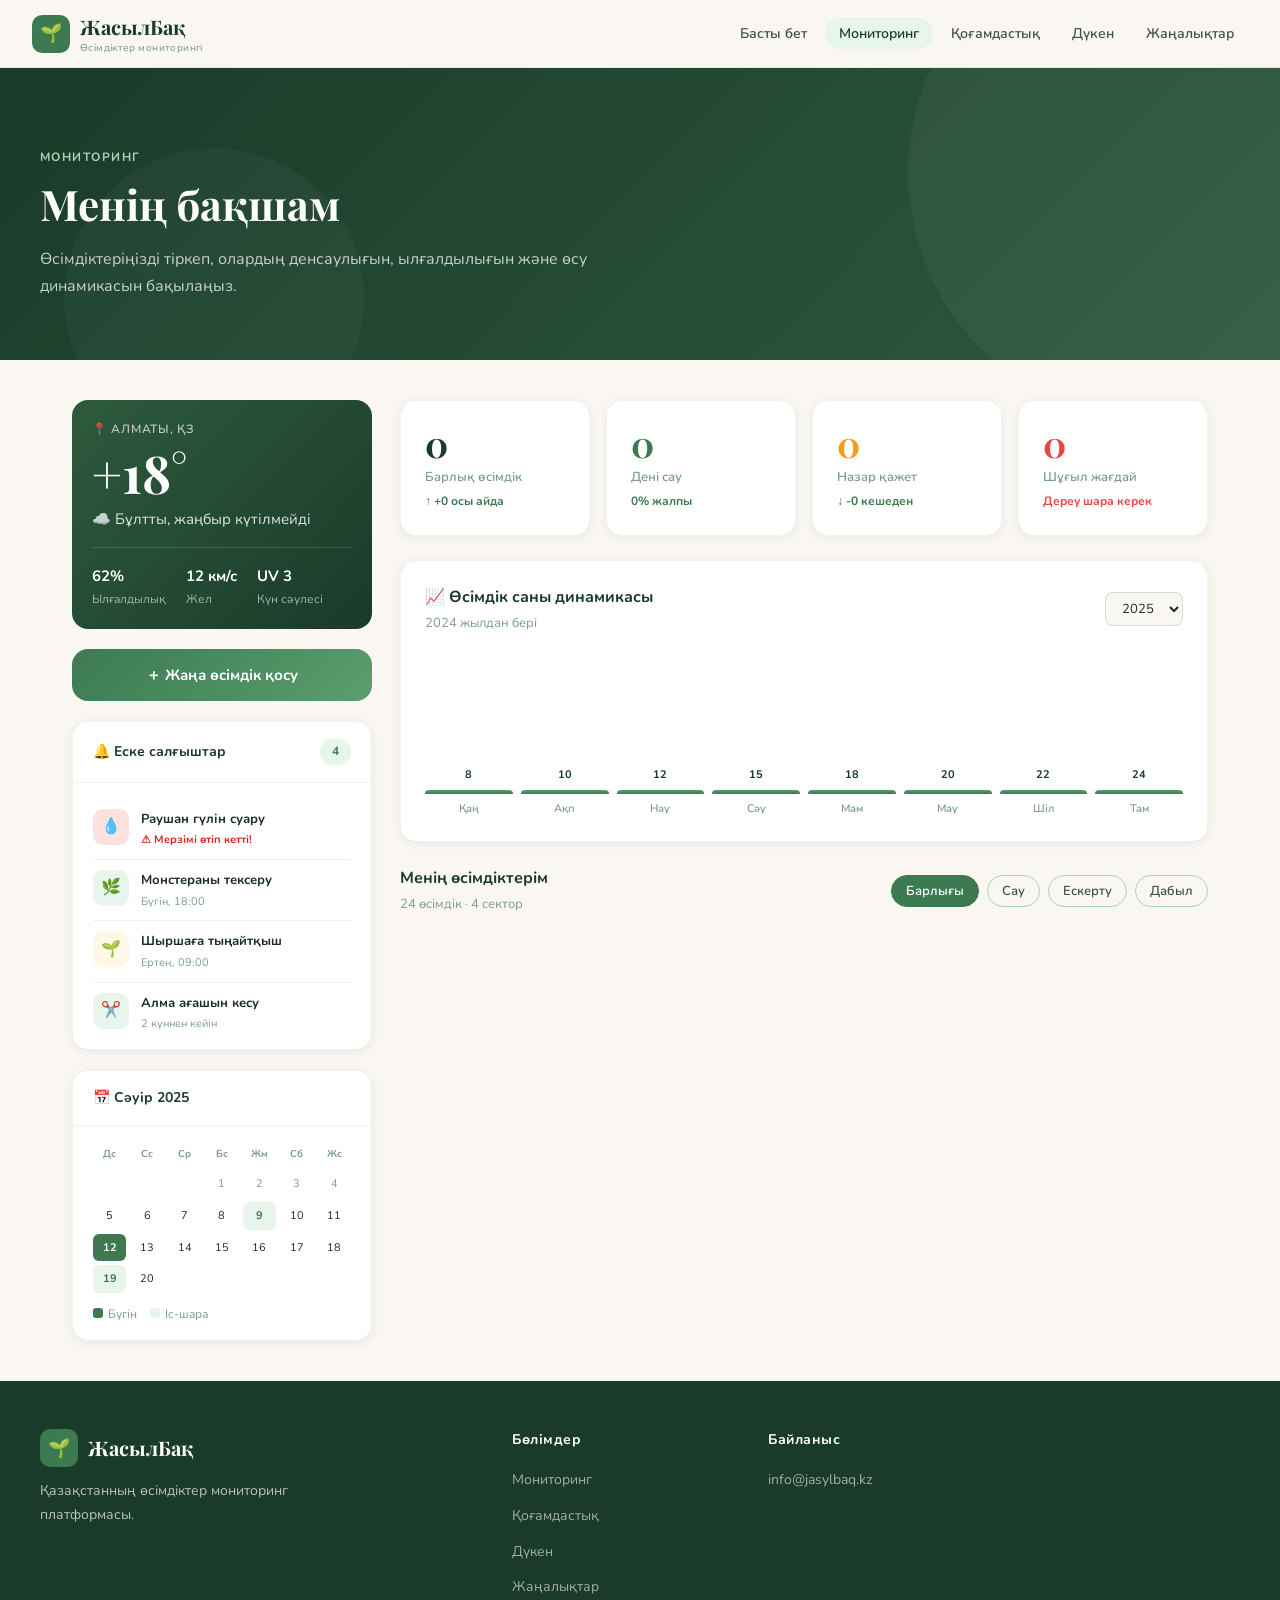
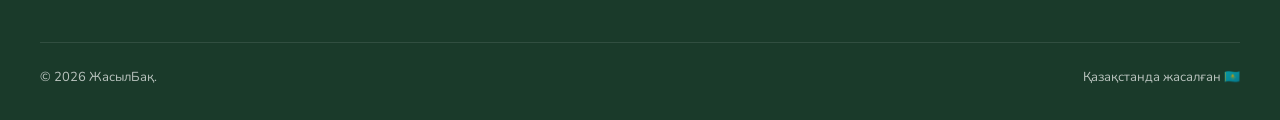
<file: monitoring.html>
<!DOCTYPE html>
<html lang="kk">

<head>
  <meta charset="UTF-8" />
  <meta name="viewport" content="width=device-width, initial-scale=1.0" />
  <title>Мониторинг — ЖасылБақ</title>
  <link rel="stylesheet" href="style.css" />
  <style>
    .dashboard-layout {
      display: grid;
      grid-template-columns: 300px 1fr;
      gap: 28px;
      max-width: 1200px;
      margin: 0 auto;
      padding: 40px 2rem;
    }

    /* SIDEBAR */
    .sidebar {
      display: flex;
      flex-direction: column;
      gap: 20px;
    }

    .sidebar-card {
      background: var(--white);
      border-radius: var(--radius-md);
      border: 1px solid rgba(90, 158, 110, 0.12);
      box-shadow: var(--shadow-sm);
      overflow: hidden;
    }

    .sidebar-card-header {
      padding: 16px 20px;
      border-bottom: 1px solid rgba(90, 158, 110, 0.1);
      display: flex;
      align-items: center;
      justify-content: space-between;
    }

    .sidebar-card-title {
      font-size: 14px;
      font-weight: 700;
      color: var(--green-dark);
    }

    .sidebar-card-body {
      padding: 16px 20px;
    }

    /* WEATHER WIDGET */
    .weather-widget {
      background: linear-gradient(135deg, var(--green-mid), var(--green-dark));
      border-radius: var(--radius-md);
      padding: 20px;
      color: white;
    }

    .weather-city {
      font-size: 12px;
      opacity: 0.7;
      font-weight: 600;
      letter-spacing: 0.06em;
      text-transform: uppercase;
    }

    .weather-temp {
      font-family: 'Playfair Display', serif;
      font-size: 52px;
      font-weight: 700;
      line-height: 1;
      margin: 8px 0;
    }

    .weather-desc {
      font-size: 15px;
      opacity: 0.85;
    }

    .weather-row {
      display: flex;
      gap: 20px;
      margin-top: 16px;
      padding-top: 16px;
      border-top: 1px solid rgba(255, 255, 255, 0.15);
    }

    .weather-item {
      font-size: 12px;
    }

    .weather-item-val {
      font-weight: 700;
      font-size: 15px;
    }

    .weather-item-label {
      opacity: 0.6;
      margin-top: 2px;
    }

    /* REMINDERS */
    .reminder-item {
      display: flex;
      gap: 12px;
      align-items: flex-start;
      padding: 10px 0;
      border-bottom: 1px solid var(--green-mist);
    }

    .reminder-item:last-child {
      border-bottom: none;
      padding-bottom: 0;
    }

    .reminder-icon {
      width: 36px;
      height: 36px;
      border-radius: 10px;
      display: flex;
      align-items: center;
      justify-content: center;
      font-size: 16px;
      flex-shrink: 0;
    }

    .reminder-title {
      font-size: 13px;
      font-weight: 700;
      color: var(--text-dark);
    }

    .reminder-time {
      font-size: 11px;
      color: var(--text-light);
      margin-top: 2px;
    }

    .reminder-urgent {
      color: #dc2626;
      font-weight: 700;
    }

    /* MAIN CONTENT */
    .main-content {
      display: flex;
      flex-direction: column;
      gap: 24px;
    }

    /* STATS ROW */
    .stats-row {
      display: grid;
      grid-template-columns: repeat(4, 1fr);
      gap: 16px;
    }

    /* ADD PLANT BUTTON */
    .add-plant-btn {
      width: 100%;
      background: linear-gradient(135deg, var(--green-main), var(--green-light));
      color: white;
      border: none;
      border-radius: var(--radius-md);
      padding: 16px;
      font-family: 'Nunito', sans-serif;
      font-size: 15px;
      font-weight: 700;
      cursor: pointer;
      display: flex;
      align-items: center;
      justify-content: center;
      gap: 8px;
      transition: all 0.2s;
    }

    .add-plant-btn:hover {
      opacity: 0.92;
      transform: translateY(-1px);
    }

    /* PLANT CARDS GRID */
    .plants-header {
      display: flex;
      align-items: center;
      justify-content: space-between;
      flex-wrap: wrap;
      gap: 12px;
    }

    .filter-tabs {
      display: flex;
      gap: 8px;
      flex-wrap: wrap;
    }

    .filter-tab {
      padding: 6px 14px;
      border-radius: 50px;
      font-size: 13px;
      font-weight: 600;
      border: 1px solid var(--green-pale);
      background: transparent;
      color: var(--text-mid);
      cursor: pointer;
      transition: all 0.2s;
      font-family: 'Nunito', sans-serif;
    }

    .filter-tab.active,
    .filter-tab:hover {
      background: var(--green-main);
      color: white;
      border-color: var(--green-main);
    }

    .plants-grid {
      display: grid;
      grid-template-columns: repeat(auto-fill, minmax(220px, 1fr));
      gap: 16px;
    }

    .plant-card-detail {
      background: var(--white);
      border-radius: var(--radius-md);
      border: 1px solid rgba(90, 158, 110, 0.12);
      box-shadow: var(--shadow-sm);
      overflow: hidden;
      transition: all 0.3s;
      cursor: pointer;
    }

    .plant-card-detail:hover {
      transform: translateY(-4px);
      box-shadow: var(--shadow-md);
    }

    .plant-card-top {
      padding: 20px 18px 14px;
      display: flex;
      align-items: flex-start;
      justify-content: space-between;
    }

    .plant-big-icon {
      font-size: 36px;
      line-height: 1;
    }

    .plant-status-dot {
      width: 10px;
      height: 10px;
      border-radius: 50%;
      margin-top: 4px;
    }

    .dot-green {
      background: #22c55e;
    }

    .dot-yellow {
      background: #f59e0b;
    }

    .dot-red {
      background: #ef4444;
    }

    .plant-card-info {
      padding: 0 18px 18px;
    }

    .plant-card-name {
      font-size: 15px;
      font-weight: 700;
      color: var(--green-dark);
    }

    .plant-card-type {
      font-size: 12px;
      color: var(--text-light);
      margin-top: 2px;
      margin-bottom: 14px;
    }

    .plant-mini-stats {
      display: grid;
      grid-template-columns: 1fr 1fr;
      gap: 8px;
      margin-bottom: 14px;
    }

    .plant-mini-stat {
      background: var(--green-mist);
      border-radius: 8px;
      padding: 8px;
    }

    .plant-mini-val {
      font-size: 14px;
      font-weight: 700;
      color: var(--green-dark);
    }

    .plant-mini-label {
      font-size: 10px;
      color: var(--text-light);
      margin-top: 1px;
    }

    .plant-health-label {
      font-size: 12px;
      font-weight: 600;
      color: var(--text-mid);
      margin-bottom: 6px;
      display: flex;
      justify-content: space-between;
    }

    .plant-card-footer {
      padding: 12px 18px;
      background: var(--green-mist);
      display: flex;
      justify-content: space-between;
      align-items: center;
    }

    .plant-card-date {
      font-size: 11px;
      color: var(--text-light);
      font-weight: 600;
    }

    .plant-card-action {
      font-size: 12px;
      font-weight: 700;
      color: var(--green-main);
      cursor: pointer;
    }

    /* GROWTH CHART */
    .chart-card {
      background: var(--white);
      border-radius: var(--radius-md);
      border: 1px solid rgba(90, 158, 110, 0.12);
      box-shadow: var(--shadow-sm);
      padding: 24px;
    }

    .chart-header {
      display: flex;
      justify-content: space-between;
      align-items: center;
      margin-bottom: 24px;
      flex-wrap: wrap;
      gap: 12px;
    }

    .chart-title {
      font-size: 16px;
      font-weight: 700;
      color: var(--green-dark);
    }

    .chart-sub {
      font-size: 13px;
      color: var(--text-light);
      margin-top: 2px;
    }

    .chart-area {
      height: 160px;
      display: flex;
      align-items: flex-end;
      gap: 8px;
    }

    .chart-bar-wrap {
      flex: 1;
      display: flex;
      flex-direction: column;
      align-items: center;
      gap: 6px;
    }

    .chart-bar {
      width: 100%;
      border-radius: 6px 6px 0 0;
      background: linear-gradient(180deg, var(--green-light), var(--green-main));
      transition: height 0.6s ease;
      min-height: 4px;
    }

    .chart-month {
      font-size: 11px;
      color: var(--text-light);
      font-weight: 600;
    }

    .chart-val {
      font-size: 11px;
      color: var(--green-dark);
      font-weight: 700;
    }

    /* MODAL OVERLAY */
    .modal-overlay {
      display: none;
      position: fixed;
      inset: 0;
      background: rgba(0, 0, 0, 0.4);
      z-index: 2000;
      align-items: center;
      justify-content: center;
      padding: 20px;
    }

    .modal-overlay.open {
      display: flex;
    }

    .modal {
      background: var(--white);
      border-radius: var(--radius-lg);
      padding: 32px;
      width: 100%;
      max-width: 480px;
      box-shadow: var(--shadow-lg);
    }

    .modal-title {
      font-family: 'Playfair Display', serif;
      font-size: 22px;
      font-weight: 700;
      color: var(--green-dark);
      margin-bottom: 24px;
    }

    .form-group {
      margin-bottom: 18px;
    }

    .form-label {
      font-size: 13px;
      font-weight: 700;
      color: var(--text-mid);
      margin-bottom: 8px;
      display: block;
    }

    .form-input {
      width: 100%;
      padding: 10px 14px;
      border: 1.5px solid rgba(90, 158, 110, 0.25);
      border-radius: var(--radius-sm);
      font-family: 'Nunito', sans-serif;
      font-size: 14px;
      color: var(--text-dark);
      background: var(--cream);
      outline: none;
      transition: border-color 0.2s;
    }

    .form-input:focus {
      border-color: var(--green-main);
      background: white;
    }

    .form-row {
      display: grid;
      grid-template-columns: 1fr 1fr;
      gap: 14px;
    }

    .modal-actions {
      display: flex;
      gap: 12px;
      margin-top: 24px;
    }

    @media (max-width: 900px) {
      .dashboard-layout {
        grid-template-columns: 1fr;
      }

      .stats-row {
        grid-template-columns: repeat(2, 1fr);
      }
    }
  </style>
</head>

<body>

  <nav>
    <a href="index.html" class="nav-logo">
      <div class="nav-logo-icon">🌱</div>
      <div>
        <span class="nav-logo-text">ЖасылБақ</span>
        <span class="nav-logo-sub">Өсімдіктер мониторингі</span>
      </div>
    </a>
    <ul class="nav-links">
      <li><a href="index.html">Басты бет</a></li>
      <li><a href="monitoring.html" class="active">Мониторинг</a></li>
      <li><a href="community.html">Қоғамдастық</a></li>
      <li><a href="store.html">Дүкен</a></li>
      <li><a href="news.html">Жаңалықтар</a></li>
    </ul>
  </nav>

  <main>
    <div class="page-hero">
      <div class="container">
        <div class="section-label">Мониторинг</div>
        <h1 class="section-title">Менің бақшам</h1>
        <p class="section-sub">Өсімдіктеріңізді тіркеп, олардың денсаулығын, ылғалдылығын және өсу динамикасын
          бақылаңыз.</p>
      </div>
    </div>

    <div class="dashboard-layout">
      <!-- SIDEBAR -->
      <aside class="sidebar">
        <!-- WEATHER -->
        <div class="weather-widget">
          <div class="weather-city">📍 Алматы, ҚЗ</div>
          <div class="weather-temp">+18°</div>
          <div class="weather-desc">☁️ Бұлтты, жаңбыр күтілмейді</div>
          <div class="weather-row">
            <div class="weather-item">
              <div class="weather-item-val">62%</div>
              <div class="weather-item-label">Ылғалдылық</div>
            </div>
            <div class="weather-item">
              <div class="weather-item-val">12 км/с</div>
              <div class="weather-item-label">Жел</div>
            </div>
            <div class="weather-item">
              <div class="weather-item-val">UV 3</div>
              <div class="weather-item-label">Күн сәулесі</div>
            </div>
          </div>
        </div>

        <!-- ADD PLANT -->
        <button class="add-plant-btn" onclick="openModal()">
          ＋ Жаңа өсімдік қосу
        </button>

        <!-- REMINDERS -->
        <div class="sidebar-card">
          <div class="sidebar-card-header">
            <span class="sidebar-card-title">🔔 Еске салғыштар</span>
            <span class="badge badge-green">4</span>
          </div>
          <div class="sidebar-card-body">
            <div class="reminder-item">
              <div class="reminder-icon" style="background:#fee2e2">💧</div>
              <div>
                <div class="reminder-title">Раушан гүлін суару</div>
                <div class="reminder-time reminder-urgent">⚠ Мерзімі өтіп кетті!</div>
              </div>
            </div>
            <div class="reminder-item">
              <div class="reminder-icon" style="background:#e8f5ec">🌿</div>
              <div>
                <div class="reminder-title">Монстераны тексеру</div>
                <div class="reminder-time">Бүгін, 18:00</div>
              </div>
            </div>
            <div class="reminder-item">
              <div class="reminder-icon" style="background:#fff8e6">🌱</div>
              <div>
                <div class="reminder-title">Шыршаға тыңайтқыш</div>
                <div class="reminder-time">Ертең, 09:00</div>
              </div>
            </div>
            <div class="reminder-item">
              <div class="reminder-icon" style="background:#e8f5ec">✂️</div>
              <div>
                <div class="reminder-title">Алма ағашын кесу</div>
                <div class="reminder-time">2 күннен кейін</div>
              </div>
            </div>
          </div>
        </div>

        <!-- CALENDAR -->
        <div class="sidebar-card">
          <div class="sidebar-card-header">
            <span class="sidebar-card-title">📅 Сәуір 2025</span>
          </div>
          <div class="sidebar-card-body">
            <div style="display:grid;grid-template-columns:repeat(7,1fr);gap:4px;text-align:center">
              <div style="font-size:10px;color:var(--text-light);font-weight:700;padding:4px 0">Дс</div>
              <div style="font-size:10px;color:var(--text-light);font-weight:700;padding:4px 0">Сс</div>
              <div style="font-size:10px;color:var(--text-light);font-weight:700;padding:4px 0">Ср</div>
              <div style="font-size:10px;color:var(--text-light);font-weight:700;padding:4px 0">Бс</div>
              <div style="font-size:10px;color:var(--text-light);font-weight:700;padding:4px 0">Жм</div>
              <div style="font-size:10px;color:var(--text-light);font-weight:700;padding:4px 0">Сб</div>
              <div style="font-size:10px;color:var(--text-light);font-weight:700;padding:4px 0">Жс</div>
              <div style="font-size:11px;color:var(--text-light);padding:5px 2px"></div>
              <div style="font-size:11px;color:var(--text-light);padding:5px 2px"></div>
              <div style="font-size:11px;color:var(--text-light);padding:5px 2px"></div>
              <div style="font-size:11px;color:var(--text-light);padding:5px 2px">1</div>
              <div style="font-size:11px;color:var(--text-light);padding:5px 2px">2</div>
              <div style="font-size:11px;color:var(--text-light);padding:5px 2px">3</div>
              <div style="font-size:11px;color:var(--text-light);padding:5px 2px">4</div>
              <div style="font-size:11px;padding:5px 2px">5</div>
              <div style="font-size:11px;padding:5px 2px">6</div>
              <div style="font-size:11px;padding:5px 2px">7</div>
              <div style="font-size:11px;padding:5px 2px">8</div>
              <div
                style="font-size:11px;background:var(--green-mist);border-radius:6px;padding:5px 2px;font-weight:700;color:var(--green-main)">
                9</div>
              <div style="font-size:11px;padding:5px 2px">10</div>
              <div style="font-size:11px;padding:5px 2px">11</div>
              <div
                style="font-size:11px;background:var(--green-main);border-radius:6px;padding:5px 2px;font-weight:700;color:white">
                12</div>
              <div style="font-size:11px;padding:5px 2px">13</div>
              <div style="font-size:11px;padding:5px 2px">14</div>
              <div style="font-size:11px;padding:5px 2px">15</div>
              <div style="font-size:11px;padding:5px 2px">16</div>
              <div style="font-size:11px;padding:5px 2px">17</div>
              <div style="font-size:11px;padding:5px 2px">18</div>
              <div
                style="font-size:11px;background:var(--green-mist);border-radius:6px;padding:5px 2px;font-weight:700;color:var(--green-main)">
                19</div>
              <div style="font-size:11px;padding:5px 2px">20</div>
            </div>
            <div style="margin-top:12px;font-size:12px;color:var(--text-light)">
              <span
                style="display:inline-block;width:10px;height:10px;background:var(--green-main);border-radius:3px;margin-right:5px"></span>Бүгін
              <span
                style="display:inline-block;width:10px;height:10px;background:var(--green-mist);border-radius:3px;margin-left:10px;margin-right:5px"></span>Іс-шара
            </div>
          </div>
        </div>
      </aside>

      <!-- MAIN -->
      <div class="main-content">
        <!-- STATS -->
        <div class="stats-row">
          <div class="stat-card">
            <div class="stat-value">0</div>
            <div class="stat-label">Барлық өсімдік</div>
            <div class="stat-change">↑ +0 осы айда</div>
          </div>
          <div class="stat-card">
            <div class="stat-value" style="color:var(--green-main)">0</div>
            <div class="stat-label">Дені сау</div>
            <div class="stat-change">0% жалпы</div>
          </div>
          <div class="stat-card">
            <div class="stat-value" style="color:#f59e0b">0</div>
            <div class="stat-label">Назар қажет</div>
            <div class="stat-change">↓ -0 кешеден</div>
          </div>
          <div class="stat-card">
            <div class="stat-value" style="color:#ef4444">0</div>
            <div class="stat-label">Шұғыл жағдай</div>
            <div class="stat-change" style="color:#ef4444">Дереу шара керек</div>
          </div>
        </div>

        <!-- GROWTH CHART -->
        <div class="chart-card">
          <div class="chart-header">
            <div>
              <div class="chart-title">📈 Өсімдік саны динамикасы</div>
              <div class="chart-sub">2024 жылдан бері</div>
            </div>
            <select class="form-input" style="width:auto;padding:6px 12px;font-size:13px">
              <option>2025</option>
              <option>2024</option>
            </select>
          </div>
          <div class="chart-area">
            <div class="chart-bar-wrap">
              <div class="chart-val">8</div>
              <div class="chart-bar" style="height:40%"></div>
              <div class="chart-month">Қаң</div>
            </div>
            <div class="chart-bar-wrap">
              <div class="chart-val">10</div>
              <div class="chart-bar" style="height:50%"></div>
              <div class="chart-month">Ақп</div>
            </div>
            <div class="chart-bar-wrap">
              <div class="chart-val">12</div>
              <div class="chart-bar" style="height:60%"></div>
              <div class="chart-month">Нау</div>
            </div>
            <div class="chart-bar-wrap">
              <div class="chart-val">15</div>
              <div class="chart-bar" style="height:75%"></div>
              <div class="chart-month">Сәу</div>
            </div>
            <div class="chart-bar-wrap">
              <div class="chart-val">18</div>
              <div class="chart-bar" style="height:90%"></div>
              <div class="chart-month">Мам</div>
            </div>
            <div class="chart-bar-wrap">
              <div class="chart-val">20</div>
              <div class="chart-bar" style="height:100%"></div>
              <div class="chart-month">Мау</div>
            </div>
            <div class="chart-bar-wrap">
              <div class="chart-val">22</div>
              <div class="chart-bar"
                style="height:110%;background:linear-gradient(180deg,var(--green-light),var(--green-main))"></div>
              <div class="chart-month">Шіл</div>
            </div>
            <div class="chart-bar-wrap">
              <div class="chart-val">24</div>
              <div class="chart-bar" style="height:120%"></div>
              <div class="chart-month">Там</div>
            </div>
          </div>
        </div>

        <!-- PLANTS -->
        <div>
          <div class="plants-header">
            <div>
              <div style="font-size:16px;font-weight:700;color:var(--green-dark)">Менің өсімдіктерім</div>
              <div style="font-size:13px;color:var(--text-light);margin-top:2px">24 өсімдік · 4 сектор</div>
            </div>
            <div class="filter-tabs">
              <button class="filter-tab active">Барлығы</button>
              <button class="filter-tab">Сау</button>
              <button class="filter-tab">Ескерту</button>
              <button class="filter-tab">Дабыл</button>
            </div>
          </div>
          <div class="plants-grid" style="margin-top:16px">

            <div class="plant-card-detail">
              <div class="plant-card-top">
                <div class="plant-big-icon">🍎</div>
                <div class="plant-status-dot dot-green"></div>
              </div>
              <div class="plant-card-info">
                <div class="plant-card-name">Алма ағашы</div>
                <div class="plant-card-type">Жеміс ағашы · Сектор А-01</div>
                <div class="plant-mini-stats">
                  <div class="plant-mini-stat">
                    <div class="plant-mini-val">72%</div>
                    <div class="plant-mini-label">💧 Ылғалдылық</div>
                  </div>
                  <div class="plant-mini-stat">
                    <div class="plant-mini-val">22°C</div>
                    <div class="plant-mini-label">🌡️ Температура</div>
                  </div>
                </div>
                <div class="plant-health-label"><span>Денсаулық</span><span style="color:var(--green-main)">0%</span>
                </div>
                <div class="health-bar-wrap">
                  <div class="health-bar-fill" style="width:0%"></div>
                </div>
              </div>
              <div class="plant-card-footer">
                <span class="plant-card-date">Отырғызылды: 15.03.2022</span>
                <span class="plant-card-action">Толығырақ →</span>
              </div>
            </div>

            <div class="plant-card-detail" style="border-color:rgba(239,68,68,0.3)">
              <div class="plant-card-top">
                <div class="plant-big-icon">🌹</div>
                <div class="plant-status-dot dot-red"></div>
              </div>
              <div class="plant-card-info">
                <div class="plant-card-name">Раушан гүлі</div>
                <div class="plant-card-type">Гүл · Сектор Б-03</div>
                <div class="plant-mini-stats">
                  <div class="plant-mini-stat" style="background:#fee2e2">
                    <div class="plant-mini-val" style="color:#dc2626">0%</div>
                    <div class="plant-mini-label">💧 Ылғалдылық</div>
                  </div>
                  <div class="plant-mini-stat">
                    <div class="plant-mini-val">26°C</div>
                    <div class="plant-mini-label">🌡️ Температура</div>
                  </div>
                </div>
                <div class="plant-health-label"><span>Денсаулық</span><span style="color:#ef4444">0%</span></div>
                <div class="health-bar-wrap">
                  <div class="health-bar-fill" style="width:0%;background:linear-gradient(90deg,#ef4444,#f87171)"></div>
                </div>
              </div>
              <div class="plant-card-footer" style="background:#fee2e2">
                <span class="plant-card-date">Отырғызылды: 01.05.2024</span>
                <span class="plant-card-action" style="color:#dc2626">Шара қабылдау →</span>
              </div>
            </div>

            <div class="plant-card-detail" style="border-color:rgba(245,158,11,0.3)">
              <div class="plant-card-top">
                <div class="plant-big-icon">🌲</div>
                <div class="plant-status-dot dot-yellow"></div>
              </div>
              <div class="plant-card-info">
                <div class="plant-card-name">Шырша</div>
                <div class="plant-card-type">Қылқан жапырақты · В-07</div>
                <div class="plant-mini-stats">
                  <div class="plant-mini-stat" style="background:#fff8e6">
                    <div class="plant-mini-val" style="color:#f59e0b">0%</div>
                    <div class="plant-mini-label">💧 Ылғалдылық</div>
                  </div>
                  <div class="plant-mini-stat">
                    <div class="plant-mini-val">19°C</div>
                    <div class="plant-mini-label">🌡️ Температура</div>
                  </div>
                </div>
                <div class="plant-health-label"><span>Денсаулық</span><span style="color:#f59e0b">0%</span></div>
                <div class="health-bar-wrap">
                  <div class="health-bar-fill" style="width:0%;background:linear-gradient(90deg,#f59e0b,#fbbf24)"></div>
                </div>
              </div>
              <div class="plant-card-footer" style="background:#fff8e6">
                <span class="plant-card-date">Отырғызылды: 10.11.2020</span>
                <span class="plant-card-action" style="color:#f59e0b">Тексеру →</span>
              </div>
            </div>

            <div class="plant-card-detail">
              <div class="plant-card-top">
                <div class="plant-big-icon">🪴</div>
                <div class="plant-status-dot dot-green"></div>
              </div>
              <div class="plant-card-info">
                <div class="plant-card-name">Монстера</div>
                <div class="plant-card-type">Үй өсімдігі · Г-02</div>
                <div class="plant-mini-stats">
                  <div class="plant-mini-stat">
                    <div class="plant-mini-val">65%</div>
                    <div class="plant-mini-label">💧 Ылғалдылық</div>
                  </div>
                  <div class="plant-mini-stat">
                    <div class="plant-mini-val">21°C</div>
                    <div class="plant-mini-label">🌡️ Температура</div>
                  </div>
                </div>
                <div class="plant-health-label"><span>Денсаулық</span><span style="color:var(--green-main)">88%</span>
                </div>
                <div class="health-bar-wrap">
                  <div class="health-bar-fill" style="width:88%"></div>
                </div>
              </div>
              <div class="plant-card-footer">
                <span class="plant-card-date">Отырғызылды: 22.08.2023</span>
                <span class="plant-card-action">Толығырақ →</span>
              </div>
            </div>

            <div class="plant-card-detail">
              <div class="plant-card-top">
                <div class="plant-big-icon">🌵</div>
                <div class="plant-status-dot dot-red"></div>
              </div>
              <div class="plant-card-info">
                <div class="plant-card-name">Кактус</div>
                <div class="plant-card-type">Шөлді өсімдік · А-05</div>
                <div class="plant-mini-stats">
                  <div class="plant-mini-stat" style="background:#fee2e2">
                    <div class="plant-mini-val" style="color:#dc2626">91%</div>
                    <div class="plant-mini-label">💧 Артық су</div>
                  </div>
                  <div class="plant-mini-stat" style="background:#fee2e2">
                    <div class="plant-mini-val" style="color:#dc2626">31°C</div>
                    <div class="plant-mini-label">🌡️ Жоғары</div>
                  </div>
                </div>
                <div class="plant-health-label"><span>Денсаулық</span><span style="color:#ef4444">28%</span></div>
                <div class="health-bar-wrap">
                  <div class="health-bar-fill" style="width:28%;background:linear-gradient(90deg,#ef4444,#f87171)">
                  </div>
                </div>
              </div>
              <div class="plant-card-footer" style="background:#fee2e2">
                <span class="plant-card-date">Отырғызылды: 03.07.2024</span>
                <span class="plant-card-action" style="color:#dc2626">Шара қабылдау →</span>
              </div>
            </div>

            <div class="plant-card-detail">
              <div class="plant-card-top">
                <div class="plant-big-icon">🌿</div>
                <div class="plant-status-dot dot-green"></div>
              </div>
              <div class="plant-card-info">
                <div class="plant-card-name">Тобылғы</div>
                <div class="plant-card-type">Бұта · В-11</div>
                <div class="plant-mini-stats">
                  <div class="plant-mini-stat">
                    <div class="plant-mini-val">58%</div>
                    <div class="plant-mini-label">💧 Ылғалдылық</div>
                  </div>
                  <div class="plant-mini-stat">
                    <div class="plant-mini-val">20°C</div>
                    <div class="plant-mini-label">🌡️ Температура</div>
                  </div>
                </div>
                <div class="plant-health-label"><span>Денсаулық</span><span style="color:var(--green-main)">95%</span>
                </div>
                <div class="health-bar-wrap">
                  <div class="health-bar-fill" style="width:95%"></div>
                </div>
              </div>
              <div class="plant-card-footer">
                <span class="plant-card-date">Отырғызылды: 18.04.2021</span>
                <span class="plant-card-action">Толығырақ →</span>
              </div>
            </div>

          </div>
        </div>
      </div>
    </div>
  </main>

  <!-- ADD PLANT MODAL -->
  <div class="modal-overlay" id="addModal">
    <div class="modal">
      <form onsubmit="handleAddPlant(event)">
        <div class="modal-title">🌱 Жаңа өсімдік қосу</div>
        <div class="form-group">
          <label class="form-label">Өсімдіктің атауы</label>
          <input type="text" class="form-input" name="plantName" placeholder="Мысалы: Алма ағашы" required />
        </div>
        <div class="form-row">
          <div class="form-group">
            <label class="form-label">Түрі</label>
            <select class="form-input" name="plantType" required>
              <option>Жеміс ағашы</option>
              <option>Гүл</option>
              <option>Бұта</option>
              <option>Үй өсімдігі</option>
              <option>Қылқан жапырақты</option>
              <option>Басқа</option>
            </select>
          </div>
          <div class="form-group">
            <label class="form-label">Сектор</label>
            <input type="text" class="form-input" name="sector" placeholder="Мысалы: А-01" required />
          </div>
        </div>
        <div class="form-group">
          <label class="form-label">Отырғызылған күні</label>
          <input type="date" class="form-input" name="plantedDate" required />
        </div>
        <div class="form-group">
          <label class="form-label">Суару жиілігі</label>
          <select class="form-input" name="waterFrequency" required>
            <option>Күнде бір рет</option>
            <option>2 күнде бір рет</option>
            <option>Аптасына бір рет</option>
            <option>2 аптада бір рет</option>
          </select>
        </div>
        <div class="form-group">
          <label class="form-label">Қосымша ескерту</label>
          <input type="text" class="form-input" name="notes" placeholder="Мысалы: Жарықтан қорғау керек" />
        </div>
        <div class="modal-actions">
          <button type="submit" class="btn btn-primary" style="flex:1">✓ Қосу</button>
          <button type="button" class="btn btn-secondary" onclick="closeModal()">Бас тарту</button>
        </div>
      </form>
    </div>
  </div>

  <footer>
    <div class="footer-inner">
      <div class="footer-brand">
        <a href="index.html" class="nav-logo">
          <div class="nav-logo-icon">🌱</div><span class="nav-logo-text" style="color:white">ЖасылБақ</span>
        </a>
        <p>Қазақстанның өсімдіктер мониторинг платформасы.</p>
      </div>
      <div class="footer-col">
        <h4>Бөлімдер</h4>
        <ul>
          <li><a href="monitoring.html">Мониторинг</a></li>
          <li><a href="community.html">Қоғамдастық</a></li>
          <li><a href="store.html">Дүкен</a></li>
          <li><a href="news.html">Жаңалықтар</a></li>
        </ul>
      </div>
      <div class="footer-col">
        <h4>Байланыс</h4>
        <ul>
          <li><a href="#">info@jasylbaq.kz</a></li>
        </ul>
      </div>
      <div class="footer-col"></div>
    </div>
    <div class="footer-bottom">
      <span>© 2026 ЖасылБақ.</span><span>Қазақстанда жасалған 🇰🇿</span>
    </div>
  </footer>

  <script src="plants.js"></script>
  <script>
    function openModal() { document.getElementById('addModal').classList.add('open'); }
    function closeModal() { document.getElementById('addModal').classList.remove('open'); }
    document.getElementById('addModal').addEventListener('click', function (e) {
      if (e.target === this) closeModal();
    });
    document.querySelectorAll('.filter-tab').forEach(tab => {
      tab.addEventListener('click', function () {
        document.querySelectorAll('.filter-tab').forEach(t => t.classList.remove('active'));
        this.classList.add('active');
      });
    });
  </script>
</body>

</html>
</file>
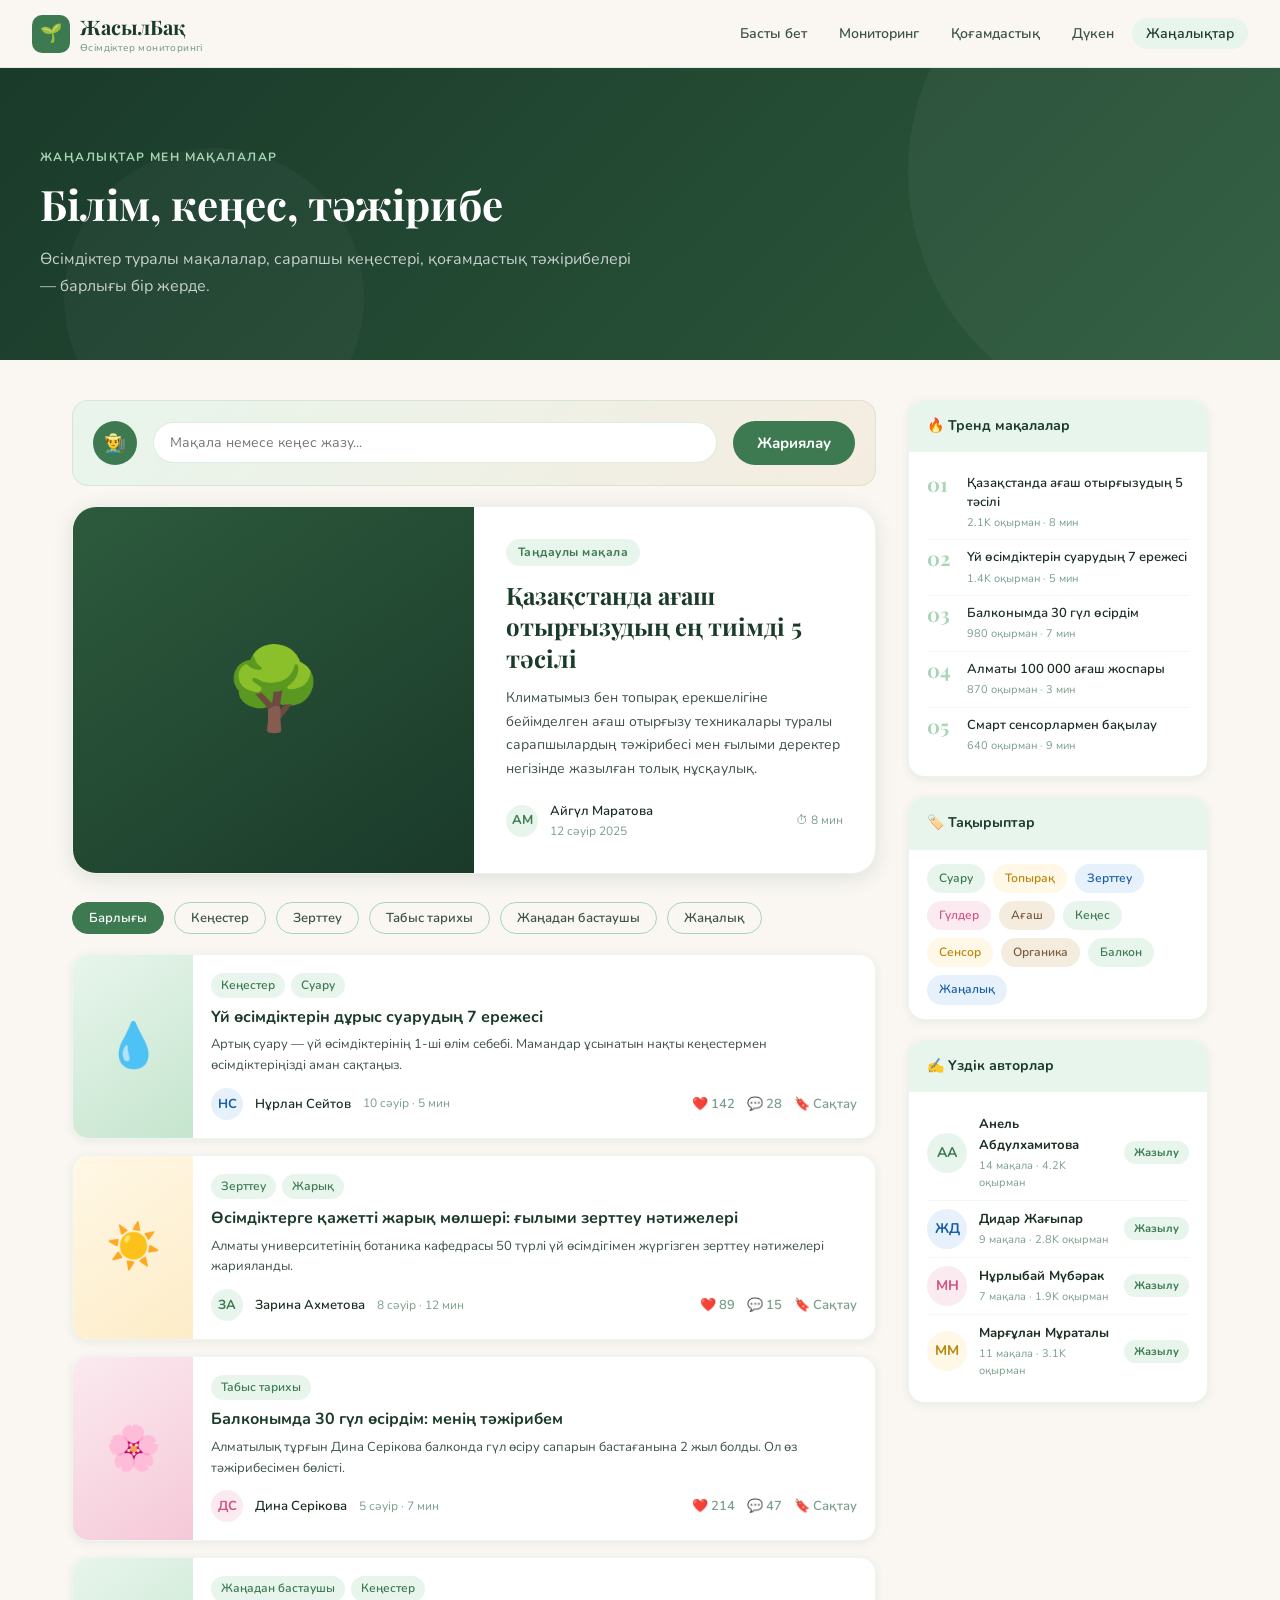
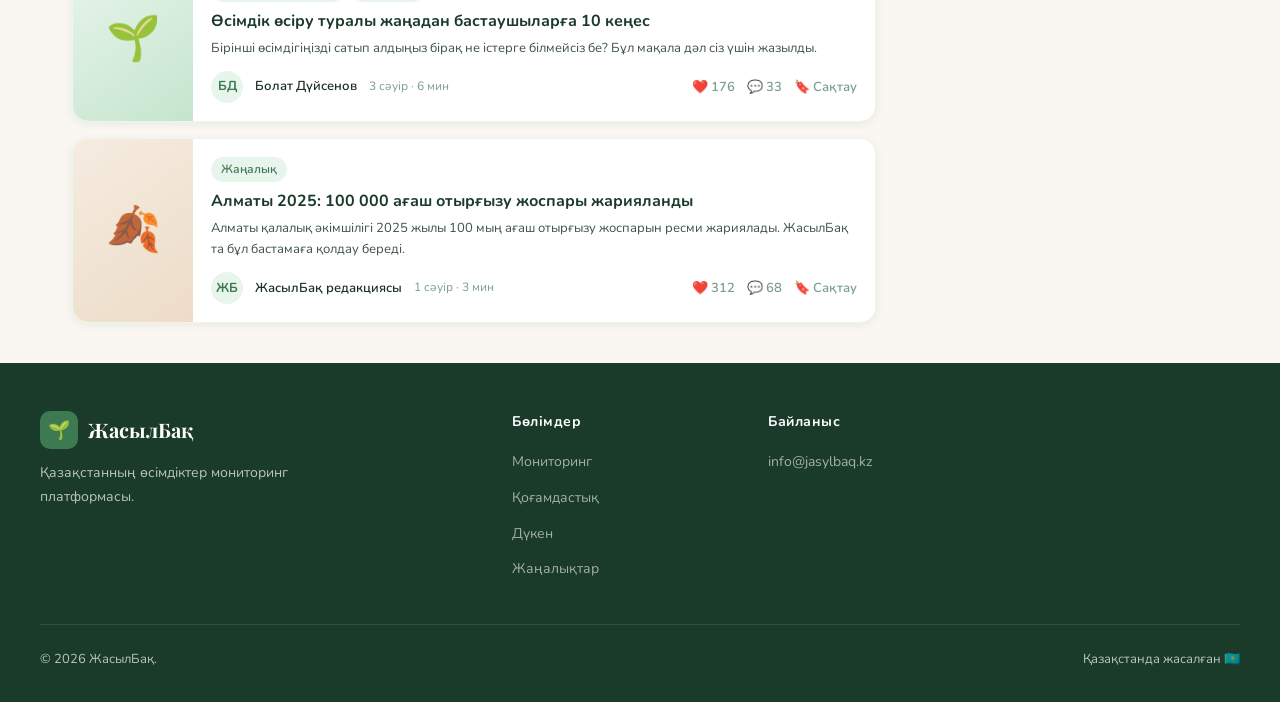
<file: news.html>
<!DOCTYPE html>
<html lang="kk">

<head>
  <meta charset="UTF-8" />
  <meta name="viewport" content="width=device-width, initial-scale=1.0" />
  <title>Жаңалықтар — ЖасылБақ</title>
  <link rel="stylesheet" href="style.css" />
  <style>
    .news-layout {
      max-width: 1200px;
      margin: 0 auto;
      padding: 40px 2rem;
      display: grid;
      grid-template-columns: 1fr 300px;
      gap: 32px;
    }

    /* FEATURED */
    .featured-card {
      background: var(--white);
      border-radius: var(--radius-lg);
      border: 1px solid rgba(90, 158, 110, 0.12);
      box-shadow: var(--shadow-md);
      overflow: hidden;
      margin-bottom: 28px;
      display: grid;
      grid-template-columns: 1fr 1fr;
    }

    .featured-img {
      background: linear-gradient(145deg, var(--green-mid), var(--green-dark));
      display: flex;
      align-items: center;
      justify-content: center;
      font-size: 80px;
      min-height: 280px;
    }

    .featured-body {
      padding: 32px;
      display: flex;
      flex-direction: column;
      justify-content: center;
    }

    .featured-tag {
      margin-bottom: 14px;
    }

    .featured-title {
      font-family: 'Playfair Display', serif;
      font-size: 24px;
      font-weight: 700;
      color: var(--green-dark);
      line-height: 1.3;
      margin-bottom: 12px;
    }

    .featured-excerpt {
      font-size: 14px;
      color: var(--text-mid);
      line-height: 1.7;
      margin-bottom: 20px;
    }

    .article-meta {
      display: flex;
      align-items: center;
      gap: 12px;
      flex-wrap: wrap;
    }

    .author-avatar {
      width: 32px;
      height: 32px;
      border-radius: 50%;
      display: flex;
      align-items: center;
      justify-content: center;
      font-size: 13px;
      font-weight: 700;
    }

    .author-name {
      font-size: 13px;
      font-weight: 600;
      color: var(--text-dark);
    }

    .article-date {
      font-size: 12px;
      color: var(--text-light);
    }

    .read-time {
      font-size: 12px;
      color: var(--text-light);
    }

    /* FILTERS */
    .news-filters {
      display: flex;
      align-items: center;
      gap: 10px;
      flex-wrap: wrap;
      margin-bottom: 20px;
    }

    .news-filter-tab {
      padding: 6px 16px;
      border-radius: 50px;
      font-size: 13px;
      font-weight: 600;
      border: 1.5px solid var(--green-pale);
      background: transparent;
      color: var(--text-mid);
      cursor: pointer;
      font-family: 'Nunito', sans-serif;
      transition: all 0.2s;
    }

    .news-filter-tab.active,
    .news-filter-tab:hover {
      background: var(--green-main);
      color: white;
      border-color: var(--green-main);
    }

    /* ARTICLE CARD */
    .article-card {
      background: var(--white);
      border-radius: var(--radius-md);
      border: 1px solid rgba(90, 158, 110, 0.1);
      box-shadow: var(--shadow-sm);
      overflow: hidden;
      display: flex;
      gap: 0;
      transition: all 0.3s;
    }

    .article-card:hover {
      transform: translateY(-3px);
      box-shadow: var(--shadow-md);
    }

    .article-thumb {
      width: 120px;
      flex-shrink: 0;
      display: flex;
      align-items: center;
      justify-content: center;
      font-size: 44px;
    }

    .article-body {
      padding: 18px;
      flex: 1;
      display: flex;
      flex-direction: column;
    }

    .article-tags {
      display: flex;
      gap: 6px;
      flex-wrap: wrap;
      margin-bottom: 8px;
    }

    .article-title {
      font-size: 16px;
      font-weight: 700;
      color: var(--green-dark);
      line-height: 1.4;
      margin-bottom: 6px;
    }

    .article-excerpt {
      font-size: 13px;
      color: var(--text-mid);
      line-height: 1.6;
      flex: 1;
    }

    .article-footer {
      display: flex;
      align-items: center;
      justify-content: space-between;
      margin-top: 12px;
      flex-wrap: wrap;
      gap: 8px;
    }

    .article-actions {
      display: flex;
      gap: 12px;
    }

    .action-btn {
      background: none;
      border: none;
      font-size: 13px;
      color: var(--text-light);
      cursor: pointer;
      font-family: 'Nunito', sans-serif;
      font-weight: 600;
      display: flex;
      align-items: center;
      gap: 4px;
      transition: color 0.15s;
      padding: 0;
    }

    .action-btn:hover {
      color: var(--green-main);
    }

    .action-btn.liked {
      color: #ef4444;
    }

    /* WRITE ARTICLE */
    .write-card {
      background: linear-gradient(135deg, var(--green-mist), var(--earth-pale));
      border-radius: var(--radius-md);
      padding: 20px;
      border: 1px solid rgba(90, 158, 110, 0.15);
      display: flex;
      align-items: center;
      gap: 16px;
      margin-bottom: 20px;
    }

    .write-avatar {
      width: 44px;
      height: 44px;
      border-radius: 50%;
      background: var(--green-main);
      color: white;
      display: flex;
      align-items: center;
      justify-content: center;
      font-size: 18px;
      flex-shrink: 0;
    }

    .write-input {
      flex: 1;
      padding: 10px 16px;
      border-radius: 50px;
      border: 1.5px solid rgba(90, 158, 110, 0.2);
      background: white;
      font-family: 'Nunito', sans-serif;
      font-size: 14px;
      color: var(--text-mid);
      outline: none;
      cursor: pointer;
    }

    .write-input:focus {
      border-color: var(--green-main);
      color: var(--text-dark);
    }

    /* SIDEBAR */
    .sidebar-widget {
      background: var(--white);
      border-radius: var(--radius-md);
      border: 1px solid rgba(90, 158, 110, 0.12);
      box-shadow: var(--shadow-sm);
      overflow: hidden;
      margin-bottom: 20px;
    }

    .widget-header {
      padding: 14px 18px;
      font-size: 14px;
      font-weight: 700;
      color: var(--green-dark);
      border-bottom: 1px solid var(--green-mist);
      background: var(--green-mist);
    }

    .widget-body {
      padding: 14px 18px;
    }

    .trending-item {
      display: flex;
      gap: 12px;
      align-items: flex-start;
      padding: 8px 0;
      border-bottom: 1px solid rgba(90, 158, 110, 0.07);
      cursor: pointer;
    }

    .trending-item:last-child {
      border-bottom: none;
    }

    .trending-num {
      font-family: 'Playfair Display', serif;
      font-size: 20px;
      font-weight: 700;
      color: var(--green-pale);
      line-height: 1;
      flex-shrink: 0;
      width: 28px;
    }

    .trending-title {
      font-size: 13px;
      font-weight: 600;
      color: var(--text-dark);
      line-height: 1.4;
    }

    .trending-meta {
      font-size: 11px;
      color: var(--text-light);
      margin-top: 3px;
    }

    .tag-cloud {
      display: flex;
      gap: 8px;
      flex-wrap: wrap;
    }

    .tag-pill {
      padding: 5px 12px;
      border-radius: 50px;
      font-size: 12px;
      font-weight: 600;
      cursor: pointer;
      transition: all 0.2s;
    }

    .tag-pill:hover {
      transform: translateY(-1px);
    }

    .top-author {
      display: flex;
      align-items: center;
      gap: 12px;
      padding: 8px 0;
      border-bottom: 1px solid rgba(90, 158, 110, 0.07);
    }

    .top-author:last-child {
      border-bottom: none;
    }

    .top-author-info {
      flex: 1;
    }

    .top-author-name {
      font-size: 13px;
      font-weight: 700;
      color: var(--text-dark);
    }

    .top-author-stat {
      font-size: 11px;
      color: var(--text-light);
      margin-top: 1px;
    }

    .follow-btn {
      font-size: 11px;
      font-weight: 700;
      color: var(--green-main);
      background: var(--green-mist);
      border: none;
      padding: 4px 10px;
      border-radius: 50px;
      cursor: pointer;
      font-family: 'Nunito', sans-serif;
    }

    @media (max-width: 900px) {
      .news-layout {
        grid-template-columns: 1fr;
      }

      .featured-card {
        grid-template-columns: 1fr;
      }

      .featured-img {
        min-height: 180px;
      }
    }
  </style>
</head>

<body>

  <nav>
    <a href="index.html" class="nav-logo">
      <div class="nav-logo-icon">🌱</div>
      <div>
        <span class="nav-logo-text">ЖасылБақ</span>
        <span class="nav-logo-sub">Өсімдіктер мониторингі</span>
      </div>
    </a>
    <ul class="nav-links">
      <li><a href="index.html">Басты бет</a></li>
      <li><a href="monitoring.html">Мониторинг</a></li>
      <li><a href="community.html">Қоғамдастық</a></li>
      <li><a href="store.html">Дүкен</a></li>
      <li><a href="news.html" class="active">Жаңалықтар</a></li>
    </ul>
  </nav>

  <main>
    <div class="page-hero">
      <div class="container">
        <div class="section-label">Жаңалықтар мен мақалалар</div>
        <h1 class="section-title">Білім, кеңес, тәжірибе</h1>
        <p class="section-sub">Өсімдіктер туралы мақалалар, сарапшы кеңестері, қоғамдастық тәжірибелері — барлығы бір
          жерде.</p>
      </div>
    </div>

    <div class="news-layout">
      <!-- MAIN -->
      <div>
        <!-- WRITE -->
        <div class="write-card">
          <div class="write-avatar">👨‍🌾</div>
          <input type="text" class="write-input" placeholder="Мақала немесе кеңес жазу..." />
          <button class="btn btn-primary" style="white-space:nowrap">Жариялау</button>
        </div>

        <!-- FEATURED -->
        <div class="featured-card">
          <div class="featured-img">🌳</div>
          <div class="featured-body">
            <div class="featured-tag"><span class="badge badge-green">Таңдаулы мақала</span></div>
            <div class="featured-title">Қазақстанда ағаш отырғызудың ең тиімді 5 тәсілі</div>
            <div class="featured-excerpt">Климатымыз бен топырақ ерекшелігіне бейімделген ағаш отырғызу техникалары
              туралы сарапшылардың тәжірибесі мен ғылыми деректер негізінде жазылған толық нұсқаулық.</div>
            <div class="article-meta">
              <div class="author-avatar" style="background:var(--green-mist);color:var(--green-main)">АМ</div>
              <div>
                <div class="author-name">Айгүл Маратова</div>
                <div class="article-date">12 сәуір 2025</div>
              </div>
              <span style="margin-left:auto" class="read-time">⏱ 8 мин</span>
            </div>
          </div>
        </div>

        <!-- FILTERS -->
        <div class="news-filters">
          <button class="news-filter-tab active">Барлығы</button>
          <button class="news-filter-tab">Кеңестер</button>
          <button class="news-filter-tab">Зерттеу</button>
          <button class="news-filter-tab">Табыс тарихы</button>
          <button class="news-filter-tab">Жаңадан бастаушы</button>
          <button class="news-filter-tab">Жаңалық</button>
        </div>

        <!-- ARTICLES -->
        <div style="display:flex;flex-direction:column;gap:16px">

          <div class="article-card">
            <div class="article-thumb" style="background:linear-gradient(145deg,#e8f5ec,#c5e5ce)">💧</div>
            <div class="article-body">
              <div class="article-tags">
                <span class="tag">Кеңестер</span>
                <span class="tag">Суару</span>
              </div>
              <div class="article-title">Үй өсімдіктерін дұрыс суарудың 7 ережесі</div>
              <div class="article-excerpt">Артық суару — үй өсімдіктерінің 1-ші өлім себебі. Мамандар ұсынатын нақты
                кеңестермен өсімдіктеріңізді аман сақтаңыз.</div>
              <div class="article-footer">
                <div class="article-meta">
                  <div class="author-avatar" style="background:#e6f1fb;color:#185fa5">НС</div>
                  <div class="author-name">Нұрлан Сейтов</div>
                  <span class="article-date">10 сәуір · 5 мин</span>
                </div>
                <div class="article-actions">
                  <button class="action-btn" onclick="toggleLike(this)">❤️ 142</button>
                  <button class="action-btn">💬 28</button>
                  <button class="action-btn">🔖 Сақтау</button>
                </div>
              </div>
            </div>
          </div>

          <div class="article-card">
            <div class="article-thumb" style="background:linear-gradient(145deg,#fff8e6,#fdecc7)">☀️</div>
            <div class="article-body">
              <div class="article-tags">
                <span class="tag">Зерттеу</span>
                <span class="tag">Жарық</span>
              </div>
              <div class="article-title">Өсімдіктерге қажетті жарық мөлшері: ғылыми зерттеу нәтижелері</div>
              <div class="article-excerpt">Алматы университетінің ботаника кафедрасы 50 түрлі үй өсімдігімен жүргізген
                зерттеу нәтижелері жарияланды.</div>
              <div class="article-footer">
                <div class="article-meta">
                  <div class="author-avatar" style="background:var(--green-mist);color:var(--green-main)">ЗА</div>
                  <div class="author-name">Зарина Ахметова</div>
                  <span class="article-date">8 сәуір · 12 мин</span>
                </div>
                <div class="article-actions">
                  <button class="action-btn" onclick="toggleLike(this)">❤️ 89</button>
                  <button class="action-btn">💬 15</button>
                  <button class="action-btn">🔖 Сақтау</button>
                </div>
              </div>
            </div>
          </div>

          <div class="article-card">
            <div class="article-thumb" style="background:linear-gradient(145deg,#fbeaf0,#f5c8d8)">🌸</div>
            <div class="article-body">
              <div class="article-tags">
                <span class="tag">Табыс тарихы</span>
              </div>
              <div class="article-title">Балконымда 30 гүл өсірдім: менің тәжірибем</div>
              <div class="article-excerpt">Алматылық тұрғын Дина Серікова балконда гүл өсіру сапарын бастағанына 2 жыл
                болды. Ол өз тәжірибесімен бөлісті.</div>
              <div class="article-footer">
                <div class="article-meta">
                  <div class="author-avatar" style="background:#fbeaf0;color:#d4537e">ДС</div>
                  <div class="author-name">Дина Серікова</div>
                  <span class="article-date">5 сәуір · 7 мин</span>
                </div>
                <div class="article-actions">
                  <button class="action-btn" onclick="toggleLike(this)">❤️ 214</button>
                  <button class="action-btn">💬 47</button>
                  <button class="action-btn">🔖 Сақтау</button>
                </div>
              </div>
            </div>
          </div>

          <div class="article-card">
            <div class="article-thumb" style="background:linear-gradient(145deg,#e8f5ec,#c5e5ce)">🌱</div>
            <div class="article-body">
              <div class="article-tags">
                <span class="tag">Жаңадан бастаушы</span>
                <span class="tag">Кеңестер</span>
              </div>
              <div class="article-title">Өсімдік өсіру туралы жаңадан бастаушыларға 10 кеңес</div>
              <div class="article-excerpt">Бірінші өсімдігіңізді сатып алдыңыз бірақ не істерге білмейсіз бе? Бұл мақала
                дәл сіз үшін жазылды.</div>
              <div class="article-footer">
                <div class="article-meta">
                  <div class="author-avatar" style="background:var(--green-mist);color:var(--green-main)">БД</div>
                  <div class="author-name">Болат Дүйсенов</div>
                  <span class="article-date">3 сәуір · 6 мин</span>
                </div>
                <div class="article-actions">
                  <button class="action-btn" onclick="toggleLike(this)">❤️ 176</button>
                  <button class="action-btn">💬 33</button>
                  <button class="action-btn">🔖 Сақтау</button>
                </div>
              </div>
            </div>
          </div>

          <div class="article-card">
            <div class="article-thumb" style="background:linear-gradient(145deg,#f5ece0,#eddcc8)">🍂</div>
            <div class="article-body">
              <div class="article-tags">
                <span class="tag">Жаңалық</span>
              </div>
              <div class="article-title">Алматы 2025: 100 000 ағаш отырғызу жоспары жарияланды</div>
              <div class="article-excerpt">Алматы қалалық әкімшілігі 2025 жылы 100 мың ағаш отырғызу жоспарын ресми
                жариялады. ЖасылБақ та бұл бастамаға қолдау береді.</div>
              <div class="article-footer">
                <div class="article-meta">
                  <div class="author-avatar" style="background:#e8f5ec;color:var(--green-main)">ЖБ</div>
                  <div class="author-name">ЖасылБақ редакциясы</div>
                  <span class="article-date">1 сәуір · 3 мин</span>
                </div>
                <div class="article-actions">
                  <button class="action-btn" onclick="toggleLike(this)">❤️ 312</button>
                  <button class="action-btn">💬 68</button>
                  <button class="action-btn">🔖 Сақтау</button>
                </div>
              </div>
            </div>
          </div>

        </div>
      </div>

      <!-- SIDEBAR -->
      <aside>
        <div class="sidebar-widget">
          <div class="widget-header">🔥 Тренд мақалалар</div>
          <div class="widget-body">
            <div class="trending-item">
              <div class="trending-num">01</div>
              <div>
                <div class="trending-title">Қазақстанда ағаш отырғызудың 5 тәсілі</div>
                <div class="trending-meta">2.1K оқырман · 8 мин</div>
              </div>
            </div>
            <div class="trending-item">
              <div class="trending-num">02</div>
              <div>
                <div class="trending-title">Үй өсімдіктерін суарудың 7 ережесі</div>
                <div class="trending-meta">1.4K оқырман · 5 мин</div>
              </div>
            </div>
            <div class="trending-item">
              <div class="trending-num">03</div>
              <div>
                <div class="trending-title">Балконымда 30 гүл өсірдім</div>
                <div class="trending-meta">980 оқырман · 7 мин</div>
              </div>
            </div>
            <div class="trending-item">
              <div class="trending-num">04</div>
              <div>
                <div class="trending-title">Алматы 100 000 ағаш жоспары</div>
                <div class="trending-meta">870 оқырман · 3 мин</div>
              </div>
            </div>
            <div class="trending-item">
              <div class="trending-num">05</div>
              <div>
                <div class="trending-title">Смарт сенсорлармен бақылау</div>
                <div class="trending-meta">640 оқырман · 9 мин</div>
              </div>
            </div>
          </div>
        </div>

        <div class="sidebar-widget">
          <div class="widget-header">🏷️ Тақырыптар</div>
          <div class="widget-body">
            <div class="tag-cloud">
              <span class="tag-pill" style="background:var(--green-mist);color:var(--green-main)">Суару</span>
              <span class="tag-pill" style="background:#fff8e6;color:#b8860b">Топырақ</span>
              <span class="tag-pill" style="background:#e6f1fb;color:#185fa5">Зерттеу</span>
              <span class="tag-pill" style="background:#fbeaf0;color:#d4537e">Гүлдер</span>
              <span class="tag-pill" style="background:var(--earth-pale);color:var(--earth-mid)">Ағаш</span>
              <span class="tag-pill" style="background:var(--green-mist);color:var(--green-main)">Кеңес</span>
              <span class="tag-pill" style="background:#fff8e6;color:#b8860b">Сенсор</span>
              <span class="tag-pill" style="background:#f5ece0;color:#7a5c3d">Органика</span>
              <span class="tag-pill" style="background:var(--green-mist);color:var(--green-main)">Балкон</span>
              <span class="tag-pill" style="background:#e6f1fb;color:#185fa5">Жаңалық</span>
            </div>
          </div>
        </div>

        <div class="sidebar-widget">
          <div class="widget-header">✍️ Үздік авторлар</div>
          <div class="widget-body">
            <div class="top-author">
              <div class="author-avatar"
                style="background:var(--green-mist);color:var(--green-main);width:40px;height:40px;border-radius:50%;display:flex;align-items:center;justify-content:center;font-weight:700;font-size:14px;flex-shrink:0">
                АА</div>
              <div class="top-author-info">
                <div class="top-author-name">Анель Абдулхамитова</div>
                <div class="top-author-stat">14 мақала · 4.2K оқырман</div>
              </div>
              <button class="follow-btn">Жазылу</button>
            </div>
            <div class="top-author">
              <div class="author-avatar"
                style="background:#e6f1fb;color:#185fa5;width:40px;height:40px;border-radius:50%;display:flex;align-items:center;justify-content:center;font-weight:700;font-size:14px;flex-shrink:0">
                ЖД</div>
              <div class="top-author-info">
                <div class="top-author-name">Дидар Жағыпар</div>
                <div class="top-author-stat">9 мақала · 2.8K оқырман</div>
              </div>
              <button class="follow-btn">Жазылу</button>
            </div>
            <div class="top-author">
              <div class="author-avatar"
                style="background:#fbeaf0;color:#d4537e;width:40px;height:40px;border-radius:50%;display:flex;align-items:center;justify-content:center;font-weight:700;font-size:14px;flex-shrink:0">
                МН</div>
              <div class="top-author-info">
                <div class="top-author-name">Нұрлыбай Мүбәрак</div>
                <div class="top-author-stat">7 мақала · 1.9K оқырман</div>
              </div>
              <button class="follow-btn">Жазылу</button>
            </div>
            <div class="top-author">
              <div class="author-avatar"
                style="background:#fff8e6;color:#b8860b;width:40px;height:40px;border-radius:50%;display:flex;align-items:center;justify-content:center;font-weight:700;font-size:14px;flex-shrink:0">
                ММ</div>
              <div class="top-author-info">
                <div class="top-author-name">Марғұлан Мұраталы</div>
                <div class="top-author-stat">11 мақала · 3.1K оқырман</div>
              </div>
              <button class="follow-btn">Жазылу</button>
            </div>
          </div>
        </div>
      </aside>
    </div>
  </main>

  <footer>
    <div class="footer-inner">
      <div class="footer-brand">
        <a href="index.html" class="nav-logo">
          <div class="nav-logo-icon">🌱</div><span class="nav-logo-text" style="color:white">ЖасылБақ</span>
        </a>
        <p>Қазақстанның өсімдіктер мониторинг платформасы.</p>
      </div>
      <div class="footer-col">
        <h4>Бөлімдер</h4>
        <ul>
          <li><a href="monitoring.html">Мониторинг</a></li>
          <li><a href="community.html">Қоғамдастық</a></li>
          <li><a href="store.html">Дүкен</a></li>
          <li><a href="news.html">Жаңалықтар</a></li>
        </ul>
      </div>
      <div class="footer-col">
        <h4>Байланыс</h4>
        <ul>
          <li><a href="#">info@jasylbaq.kz</a></li>
        </ul>
      </div>
      <div class="footer-col"></div>
    </div>
    <div class="footer-bottom"><span>© 2026 ЖасылБақ.</span><span>Қазақстанда жасалған 🇰🇿</span></div>
  </footer>

  <script>
    function toggleLike(btn) {
      btn.classList.toggle('liked');
      const parts = btn.textContent.split(' ');
      const num = parseInt(parts[1]);
      btn.textContent = btn.classList.contains('liked') ? `❤️ ${num + 1}` : `❤️ ${num - 1}`;
    }
    document.querySelectorAll('.news-filter-tab').forEach(tab => {
      tab.addEventListener('click', function () {
        document.querySelectorAll('.news-filter-tab').forEach(t => t.classList.remove('active'));
        this.classList.add('active');
      });
    });
  </script>
</body>

</html>
</file>
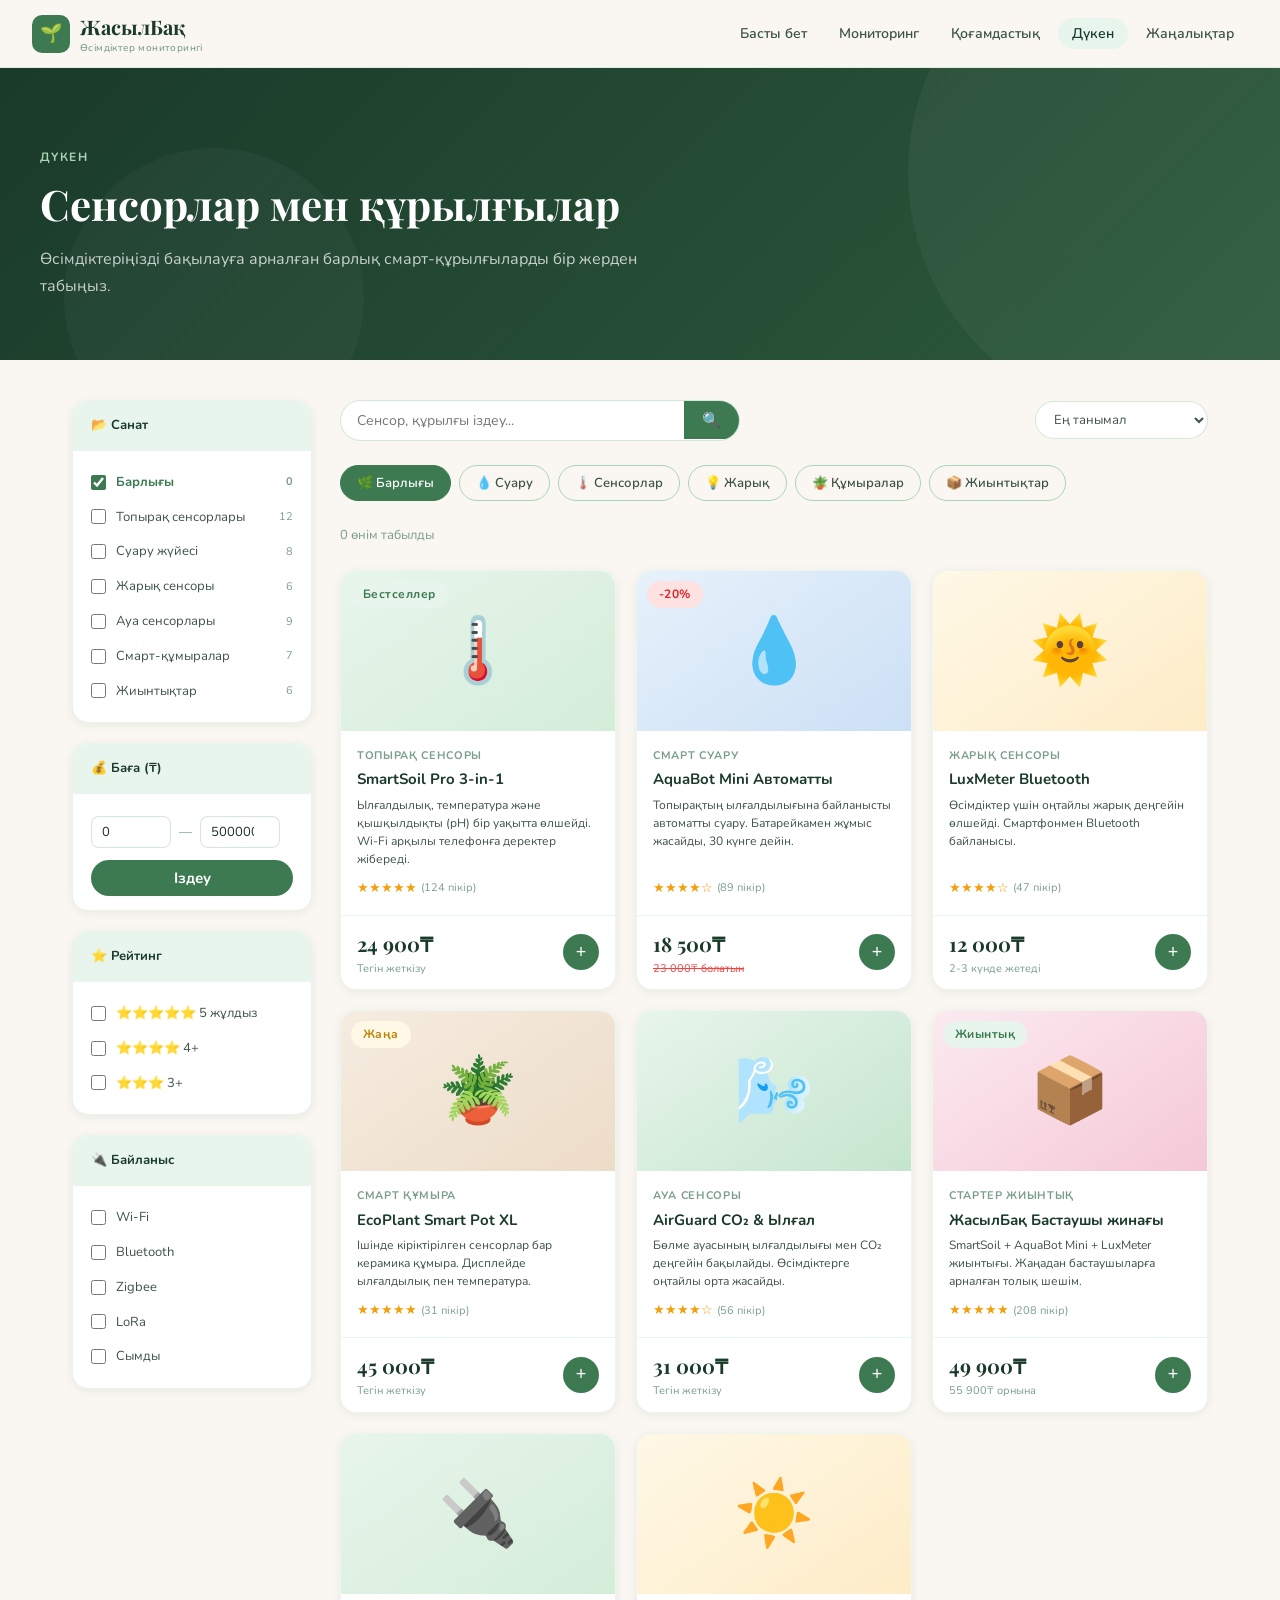
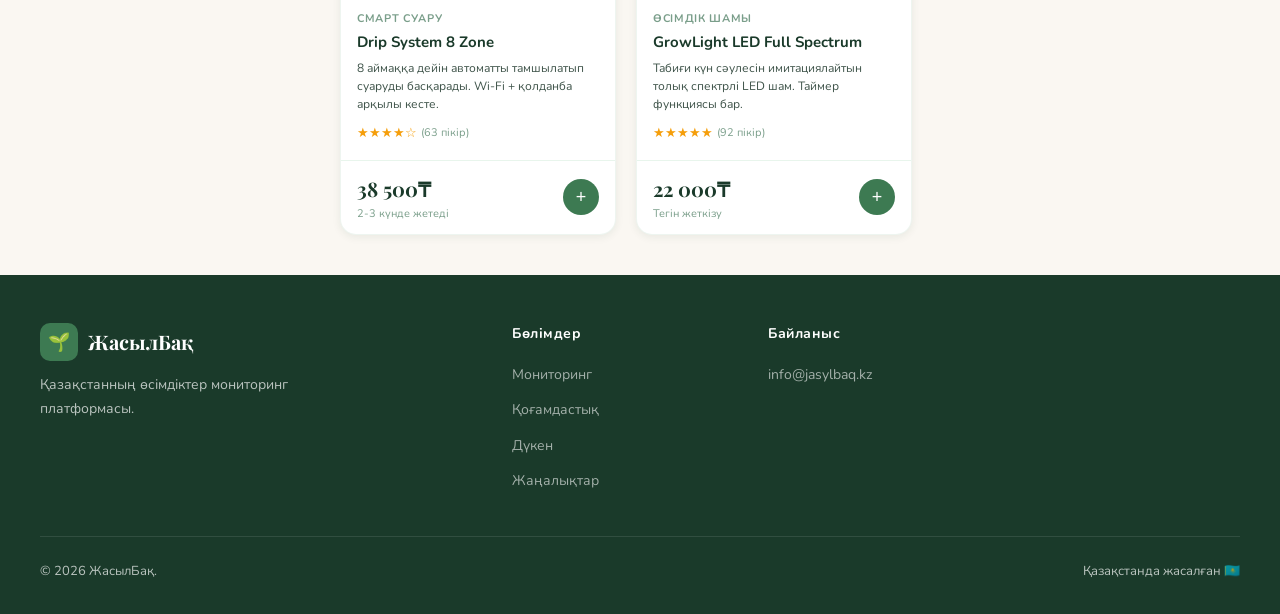
<file: store.html>
<!DOCTYPE html>
<html lang="kk">

<head>
  <meta charset="UTF-8" />
  <meta name="viewport" content="width=device-width, initial-scale=1.0" />
  <title>Дүкен — ЖасылБақ</title>
  <link rel="stylesheet" href="style.css" />
  <style>
    .store-layout {
      max-width: 1200px;
      margin: 0 auto;
      padding: 40px 2rem;
      display: grid;
      grid-template-columns: 240px 1fr;
      gap: 28px;
    }

    /* FILTER SIDEBAR */
    .filter-sidebar {
      display: flex;
      flex-direction: column;
      gap: 20px;
    }

    .filter-panel {
      background: var(--white);
      border-radius: var(--radius-md);
      border: 1px solid rgba(90, 158, 110, 0.12);
      box-shadow: var(--shadow-sm);
      overflow: hidden;
    }

    .filter-panel-header {
      padding: 14px 18px;
      font-size: 13px;
      font-weight: 700;
      color: var(--green-dark);
      border-bottom: 1px solid var(--green-mist);
      background: var(--green-mist);
    }

    .filter-panel-body {
      padding: 14px 18px;
    }

    .filter-option {
      display: flex;
      align-items: center;
      gap: 10px;
      padding: 7px 0;
      cursor: pointer;
      font-size: 13px;
      color: var(--text-mid);
      border-radius: 6px;
      transition: color 0.15s;
    }

    .filter-option:hover {
      color: var(--green-main);
    }

    .filter-option input[type="checkbox"] {
      accent-color: var(--green-main);
      width: 15px;
      height: 15px;
    }

    .filter-option.active {
      color: var(--green-main);
      font-weight: 700;
    }

    .price-range {
      display: flex;
      gap: 8px;
      align-items: center;
      margin-top: 8px;
    }

    .price-input {
      width: 80px;
      padding: 6px 10px;
      border: 1.5px solid rgba(90, 158, 110, 0.25);
      border-radius: var(--radius-sm);
      font-size: 13px;
      font-family: 'Nunito', sans-serif;
      outline: none;
      color: var(--text-dark);
    }

    .price-input:focus {
      border-color: var(--green-main);
    }

    /* STORE MAIN */
    .store-main {
      display: flex;
      flex-direction: column;
      gap: 24px;
    }

    .store-header {
      display: flex;
      align-items: center;
      justify-content: space-between;
      flex-wrap: wrap;
      gap: 12px;
    }

    .search-bar {
      display: flex;
      align-items: center;
      gap: 0;
      background: var(--white);
      border: 1.5px solid rgba(90, 158, 110, 0.25);
      border-radius: 50px;
      overflow: hidden;
      flex: 1;
      max-width: 400px;
    }

    .search-bar input {
      border: none;
      padding: 10px 16px;
      font-family: 'Nunito', sans-serif;
      font-size: 14px;
      outline: none;
      flex: 1;
      background: transparent;
      color: var(--text-dark);
    }

    .search-bar button {
      background: var(--green-main);
      border: none;
      padding: 10px 18px;
      color: white;
      font-size: 15px;
      cursor: pointer;
    }

    .sort-select {
      padding: 8px 14px;
      border: 1.5px solid rgba(90, 158, 110, 0.25);
      border-radius: 50px;
      font-family: 'Nunito', sans-serif;
      font-size: 13px;
      outline: none;
      color: var(--text-mid);
      background: white;
      cursor: pointer;
    }

    /* CATEGORY TABS */
    .cat-tabs {
      display: flex;
      gap: 8px;
      flex-wrap: wrap;
    }

    .cat-tab {
      padding: 8px 16px;
      border-radius: 50px;
      font-size: 13px;
      font-weight: 600;
      border: 1.5px solid var(--green-pale);
      background: transparent;
      color: var(--text-mid);
      cursor: pointer;
      font-family: 'Nunito', sans-serif;
      transition: all 0.2s;
      display: flex;
      align-items: center;
      gap: 6px;
    }

    .cat-tab.active,
    .cat-tab:hover {
      background: var(--green-main);
      color: white;
      border-color: var(--green-main);
    }

    /* PRODUCT GRID */
    .product-grid {
      display: grid;
      grid-template-columns: repeat(auto-fill, minmax(220px, 1fr));
      gap: 20px;
    }

    .product-card {
      background: var(--white);
      border-radius: var(--radius-md);
      border: 1px solid rgba(90, 158, 110, 0.1);
      box-shadow: var(--shadow-sm);
      overflow: hidden;
      transition: all 0.3s;
      display: flex;
      flex-direction: column;
    }

    .product-card:hover {
      transform: translateY(-4px);
      box-shadow: var(--shadow-md);
    }

    .product-img {
      height: 160px;
      display: flex;
      align-items: center;
      justify-content: center;
      font-size: 64px;
      position: relative;
    }

    .product-badge-wrap {
      position: absolute;
      top: 10px;
      left: 10px;
      display: flex;
      flex-direction: column;
      gap: 4px;
    }

    .product-body {
      padding: 16px;
      flex: 1;
      display: flex;
      flex-direction: column;
    }

    .product-category {
      font-size: 11px;
      color: var(--text-light);
      font-weight: 700;
      text-transform: uppercase;
      letter-spacing: 0.06em;
      margin-bottom: 6px;
    }

    .product-name {
      font-size: 15px;
      font-weight: 700;
      color: var(--green-dark);
      line-height: 1.3;
      margin-bottom: 6px;
    }

    .product-desc {
      font-size: 12px;
      color: var(--text-mid);
      line-height: 1.5;
      flex: 1;
    }

    .product-stars {
      display: flex;
      align-items: center;
      gap: 4px;
      margin-top: 10px;
    }

    .stars {
      color: #f59e0b;
      font-size: 13px;
    }

    .review-count {
      font-size: 11px;
      color: var(--text-light);
    }

    .product-footer {
      padding: 12px 16px;
      border-top: 1px solid var(--green-mist);
      display: flex;
      align-items: center;
      justify-content: space-between;
    }

    .product-price {
      font-family: 'Playfair Display', serif;
      font-size: 20px;
      font-weight: 700;
      color: var(--green-dark);
    }

    .product-price-sub {
      font-size: 11px;
      color: var(--text-light);
      font-family: 'Nunito', sans-serif;
    }

    .add-cart-btn {
      width: 36px;
      height: 36px;
      border-radius: 50%;
      background: var(--green-main);
      border: none;
      color: white;
      font-size: 18px;
      cursor: pointer;
      display: flex;
      align-items: center;
      justify-content: center;
      transition: all 0.2s;
    }

    .add-cart-btn:hover {
      background: var(--green-dark);
      transform: scale(1.1);
    }

    /* CART INDICATOR */
    .cart-btn {
      position: fixed;
      bottom: 32px;
      right: 32px;
      background: var(--green-main);
      color: white;
      border: none;
      border-radius: 50px;
      padding: 14px 24px;
      font-family: 'Nunito', sans-serif;
      font-size: 15px;
      font-weight: 700;
      cursor: pointer;
      box-shadow: var(--shadow-lg);
      display: flex;
      align-items: center;
      gap: 10px;
      z-index: 500;
      transition: all 0.2s;
    }

    .cart-btn:hover {
      background: var(--green-dark);
      transform: translateY(-2px);
    }

    .cart-count {
      background: var(--accent);
      color: var(--earth-dark);
      width: 24px;
      height: 24px;
      border-radius: 50%;
      display: flex;
      align-items: center;
      justify-content: center;
      font-size: 13px;
      font-weight: 700;
    }

    @media (max-width: 900px) {
      .store-layout {
        grid-template-columns: 1fr;
      }

      .filter-sidebar {
        display: none;
      }
    }
  </style>
</head>

<body>

  <nav>
    <a href="index.html" class="nav-logo">
      <div class="nav-logo-icon">🌱</div>
      <div>
        <span class="nav-logo-text">ЖасылБақ</span>
        <span class="nav-logo-sub">Өсімдіктер мониторингі</span>
      </div>
    </a>
    <ul class="nav-links">
      <li><a href="index.html">Басты бет</a></li>
      <li><a href="monitoring.html">Мониторинг</a></li>
      <li><a href="community.html">Қоғамдастық</a></li>
      <li><a href="store.html" class="active">Дүкен</a></li>
      <li><a href="news.html">Жаңалықтар</a></li>
    </ul>
  </nav>

  <main>
    <div class="page-hero">
      <div class="container">
        <div class="section-label">Дүкен</div>
        <h1 class="section-title">Сенсорлар мен құрылғылар</h1>
        <p class="section-sub">Өсімдіктеріңізді бақылауға арналған барлық смарт-құрылғыларды бір жерден табыңыз.</p>
      </div>
    </div>

    <div class="store-layout">
      <!-- FILTERS -->
      <aside class="filter-sidebar">
        <div class="filter-panel">
          <div class="filter-panel-header">📂 Санат</div>
          <div class="filter-panel-body">
            <label class="filter-option active"><input type="checkbox" checked /> Барлығы <span
                style="margin-left:auto;font-size:11px;color:var(--text-light)">0</span></label>
            <label class="filter-option"><input type="checkbox" /> Топырақ сенсорлары <span
                style="margin-left:auto;font-size:11px;color:var(--text-light)">12</span></label>
            <label class="filter-option"><input type="checkbox" /> Суару жүйесі <span
                style="margin-left:auto;font-size:11px;color:var(--text-light)">8</span></label>
            <label class="filter-option"><input type="checkbox" /> Жарық сенсоры <span
                style="margin-left:auto;font-size:11px;color:var(--text-light)">6</span></label>
            <label class="filter-option"><input type="checkbox" /> Ауа сенсорлары <span
                style="margin-left:auto;font-size:11px;color:var(--text-light)">9</span></label>
            <label class="filter-option"><input type="checkbox" /> Смарт-құмыралар <span
                style="margin-left:auto;font-size:11px;color:var(--text-light)">7</span></label>
            <label class="filter-option"><input type="checkbox" /> Жиынтықтар <span
                style="margin-left:auto;font-size:11px;color:var(--text-light)">6</span></label>
          </div>
        </div>

        <div class="filter-panel">
          <div class="filter-panel-header">💰 Баға (₸)</div>
          <div class="filter-panel-body">
            <div class="price-range">
              <input type="number" class="price-input" placeholder="0" value="0" />
              <span style="color:var(--text-light);font-size:13px">—</span>
              <input type="number" class="price-input" placeholder="500 000" value="500000" />
            </div>
            <button class="btn btn-primary"
              style="width:100%;margin-top:12px;justify-content:center;padding:8px">Іздеу</button>
          </div>
        </div>

        <div class="filter-panel">
          <div class="filter-panel-header">⭐ Рейтинг</div>
          <div class="filter-panel-body">
            <label class="filter-option"><input type="checkbox" /> ⭐⭐⭐⭐⭐ 5 жұлдыз</label>
            <label class="filter-option"><input type="checkbox" /> ⭐⭐⭐⭐ 4+</label>
            <label class="filter-option"><input type="checkbox" /> ⭐⭐⭐ 3+</label>
          </div>
        </div>

        <div class="filter-panel">
          <div class="filter-panel-header">🔌 Байланыс</div>
          <div class="filter-panel-body">
            <label class="filter-option"><input type="checkbox" /> Wi-Fi</label>
            <label class="filter-option"><input type="checkbox" /> Bluetooth</label>
            <label class="filter-option"><input type="checkbox" /> Zigbee</label>
            <label class="filter-option"><input type="checkbox" /> LoRa</label>
            <label class="filter-option"><input type="checkbox" /> Сымды</label>
          </div>
        </div>
      </aside>

      <!-- MAIN -->
      <div class="store-main">
        <div class="store-header">
          <div class="search-bar">
            <input type="text" placeholder="Сенсор, құрылғы іздеу..." />
            <button>🔍</button>
          </div>
          <select class="sort-select">
            <option>Ең танымал</option>
            <option>Арзаннан қымбатқа</option>
            <option>Қымбаттан арзанға</option>
            <option>Рейтинг бойынша</option>
            <option>Жаңасы алдымен</option>
          </select>
        </div>

        <div class="cat-tabs">
          <button class="cat-tab active">🌿 Барлығы</button>
          <button class="cat-tab">💧 Суару</button>
          <button class="cat-tab">🌡️ Сенсорлар</button>
          <button class="cat-tab">💡 Жарық</button>
          <button class="cat-tab">🪴 Құмыралар</button>
          <button class="cat-tab">📦 Жиынтықтар</button>
        </div>

        <div style="font-size:13px;color:var(--text-light)">0 өнім табылды</div>

        <div class="product-grid">

          <div class="product-card">
            <div class="product-img" style="background:linear-gradient(145deg,#e8f5ec,#d4edd9)">
              🌡️
              <div class="product-badge-wrap">
                <span class="badge badge-green">Бестселлер</span>
              </div>
            </div>
            <div class="product-body">
              <div class="product-category">Топырақ сенсоры</div>
              <div class="product-name">SmartSoil Pro 3-in-1</div>
              <div class="product-desc">Ылғалдылық, температура және қышқылдықты (pH) бір уақытта өлшейді. Wi-Fi арқылы
                телефонға деректер жібереді.</div>
              <div class="product-stars">
                <span class="stars">★★★★★</span>
                <span class="review-count">(124 пікір)</span>
              </div>
            </div>
            <div class="product-footer">
              <div>
                <div class="product-price">24 900₸</div>
                <div class="product-price-sub">Тегін жеткізу</div>
              </div>
              <button class="add-cart-btn" onclick="addToCart(this)">+</button>
            </div>
          </div>

          <div class="product-card">
            <div class="product-img" style="background:linear-gradient(145deg,#e6f1fb,#cce0f5)">
              💧
              <div class="product-badge-wrap">
                <span class="badge" style="background:#fee2e2;color:#dc2626">-20%</span>
              </div>
            </div>
            <div class="product-body">
              <div class="product-category">Смарт суару</div>
              <div class="product-name">AquaBot Mini Автоматты</div>
              <div class="product-desc">Топырақтың ылғалдылығына байланысты автоматты суару. Батарейкамен жұмыс жасайды,
                30 күнге дейін.</div>
              <div class="product-stars">
                <span class="stars">★★★★☆</span>
                <span class="review-count">(89 пікір)</span>
              </div>
            </div>
            <div class="product-footer">
              <div>
                <div class="product-price">18 500₸</div>
                <div class="product-price-sub" style="text-decoration:line-through;color:#ef4444">23 000₸ болатын</div>
              </div>
              <button class="add-cart-btn" onclick="addToCart(this)">+</button>
            </div>
          </div>

          <div class="product-card">
            <div class="product-img" style="background:linear-gradient(145deg,#fff8e6,#fdecc7)">🌞</div>
            <div class="product-body">
              <div class="product-category">Жарық сенсоры</div>
              <div class="product-name">LuxMeter Bluetooth</div>
              <div class="product-desc">Өсімдіктер үшін оңтайлы жарық деңгейін өлшейді. Смартфонмен Bluetooth байланысы.
              </div>
              <div class="product-stars">
                <span class="stars">★★★★☆</span>
                <span class="review-count">(47 пікір)</span>
              </div>
            </div>
            <div class="product-footer">
              <div>
                <div class="product-price">12 000₸</div>
                <div class="product-price-sub">2-3 күнде жетеді</div>
              </div>
              <button class="add-cart-btn" onclick="addToCart(this)">+</button>
            </div>
          </div>

          <div class="product-card">
            <div class="product-img" style="background:linear-gradient(145deg,#f5ece0,#eddcc8)">
              🪴
              <div class="product-badge-wrap">
                <span class="badge badge-gold">Жаңа</span>
              </div>
            </div>
            <div class="product-body">
              <div class="product-category">Смарт құмыра</div>
              <div class="product-name">EcoPlant Smart Pot XL</div>
              <div class="product-desc">Ішінде кіріктірілген сенсорлар бар керамика құмыра. Дисплейде ылғалдылық пен
                температура.</div>
              <div class="product-stars">
                <span class="stars">★★★★★</span>
                <span class="review-count">(31 пікір)</span>
              </div>
            </div>
            <div class="product-footer">
              <div>
                <div class="product-price">45 000₸</div>
                <div class="product-price-sub">Тегін жеткізу</div>
              </div>
              <button class="add-cart-btn" onclick="addToCart(this)">+</button>
            </div>
          </div>

          <div class="product-card">
            <div class="product-img" style="background:linear-gradient(145deg,#e8f5ec,#c5e5ce)">🌬️</div>
            <div class="product-body">
              <div class="product-category">Ауа сенсоры</div>
              <div class="product-name">AirGuard CO₂ & Ылғал</div>
              <div class="product-desc">Бөлме ауасының ылғалдылығы мен CO₂ деңгейін бақылайды. Өсімдіктерге оңтайлы орта
                жасайды.</div>
              <div class="product-stars">
                <span class="stars">★★★★☆</span>
                <span class="review-count">(56 пікір)</span>
              </div>
            </div>
            <div class="product-footer">
              <div>
                <div class="product-price">31 000₸</div>
                <div class="product-price-sub">Тегін жеткізу</div>
              </div>
              <button class="add-cart-btn" onclick="addToCart(this)">+</button>
            </div>
          </div>

          <div class="product-card">
            <div class="product-img" style="background:linear-gradient(145deg,#fbeaf0,#f5c8d8)">
              📦
              <div class="product-badge-wrap">
                <span class="badge badge-green">Жиынтық</span>
              </div>
            </div>
            <div class="product-body">
              <div class="product-category">Стартер жиынтық</div>
              <div class="product-name">ЖасылБақ Бастаушы жинағы</div>
              <div class="product-desc">SmartSoil + AquaBot Mini + LuxMeter жиынтығы. Жаңадан бастаушыларға арналған
                толық шешім.</div>
              <div class="product-stars">
                <span class="stars">★★★★★</span>
                <span class="review-count">(208 пікір)</span>
              </div>
            </div>
            <div class="product-footer">
              <div>
                <div class="product-price">49 900₸</div>
                <div class="product-price-sub">55 900₸ орнына</div>
              </div>
              <button class="add-cart-btn" onclick="addToCart(this)">+</button>
            </div>
          </div>

          <div class="product-card">
            <div class="product-img" style="background:linear-gradient(145deg,#e8f5ec,#d4edd9)">🔌</div>
            <div class="product-body">
              <div class="product-category">Смарт суару</div>
              <div class="product-name">Drip System 8 Zone</div>
              <div class="product-desc">8 аймаққа дейін автоматты тамшылатып суаруды басқарады. Wi-Fi + қолданба арқылы
                кесте.</div>
              <div class="product-stars">
                <span class="stars">★★★★☆</span>
                <span class="review-count">(63 пікір)</span>
              </div>
            </div>
            <div class="product-footer">
              <div>
                <div class="product-price">38 500₸</div>
                <div class="product-price-sub">2-3 күнде жетеді</div>
              </div>
              <button class="add-cart-btn" onclick="addToCart(this)">+</button>
            </div>
          </div>

          <div class="product-card">
            <div class="product-img" style="background:linear-gradient(145deg,#fff8e6,#fdecc7)">☀️</div>
            <div class="product-body">
              <div class="product-category">Өсімдік шамы</div>
              <div class="product-name">GrowLight LED Full Spectrum</div>
              <div class="product-desc">Табиғи күн сәулесін имитациялайтын толық спектрлі LED шам. Таймер функциясы бар.
              </div>
              <div class="product-stars">
                <span class="stars">★★★★★</span>
                <span class="review-count">(92 пікір)</span>
              </div>
            </div>
            <div class="product-footer">
              <div>
                <div class="product-price">22 000₸</div>
                <div class="product-price-sub">Тегін жеткізу</div>
              </div>
              <button class="add-cart-btn" onclick="addToCart(this)">+</button>
            </div>
          </div>

        </div>
      </div>
    </div>
  </main>

  <!-- CART BUTTON -->
  <button class="cart-btn" id="cartBtn" style="display:none">
    🛒 Себет
    <div class="cart-count" id="cartCount">0</div>
  </button>

  <footer>
    <div class="footer-inner">
      <div class="footer-brand">
        <a href="index.html" class="nav-logo">
          <div class="nav-logo-icon">🌱</div><span class="nav-logo-text" style="color:white">ЖасылБақ</span>
        </a>
        <p>Қазақстанның өсімдіктер мониторинг платформасы.</p>
      </div>
      <div class="footer-col">
        <h4>Бөлімдер</h4>
        <ul>
          <li><a href="monitoring.html">Мониторинг</a></li>
          <li><a href="community.html">Қоғамдастық</a></li>
          <li><a href="store.html">Дүкен</a></li>
          <li><a href="news.html">Жаңалықтар</a></li>
        </ul>
      </div>
      <div class="footer-col">
        <h4>Байланыс</h4>
        <ul>
          <li><a href="#">info@jasylbaq.kz</a></li>
        </ul>
      </div>
      <div class="footer-col"></div>
    </div>
    <div class="footer-bottom"><span>© 2026 ЖасылБақ.</span><span>Қазақстанда жасалған 🇰🇿</span></div>
  </footer>

  <script>
    let cartCount = 0;
    function addToCart(btn) {
      cartCount++;
      document.getElementById('cartCount').textContent = cartCount;
      document.getElementById('cartBtn').style.display = 'flex';
      btn.textContent = '✓';
      btn.style.background = '#22c55e';
      setTimeout(() => { btn.textContent = '+'; btn.style.background = ''; }, 1500);
    }
    document.querySelectorAll('.cat-tab').forEach(tab => {
      tab.addEventListener('click', function () {
        document.querySelectorAll('.cat-tab').forEach(t => t.classList.remove('active'));
        this.classList.add('active');
      });
    });
  </script>
</body>

</html>
</file>
<file: style.css>
@import url('https://fonts.googleapis.com/css2?family=Playfair+Display:wght@400;600;700&family=Nunito:wght@300;400;500;600;700&display=swap');

:root {
  --green-dark: #1a3a2a;
  --green-mid: #2d5a3d;
  --green-main: #3d7a52;
  --green-light: #5a9e6e;
  --green-pale: #a8d5b5;
  --green-mist: #e8f5ec;
  --earth-dark: #3d2b1a;
  --earth-mid: #7a5c3d;
  --earth-light: #c4a882;
  --earth-pale: #f5ece0;
  --cream: #faf7f2;
  --white: #ffffff;
  --text-dark: #1a2e22;
  --text-mid: #3d5248;
  --text-light: #7a9e8a;
  --accent: #e8a838;
  --accent-light: #f5d080;
  --shadow-sm: 0 2px 8px rgba(26,58,42,0.08);
  --shadow-md: 0 4px 20px rgba(26,58,42,0.12);
  --shadow-lg: 0 8px 40px rgba(26,58,42,0.18);
  --radius-sm: 8px;
  --radius-md: 16px;
  --radius-lg: 24px;
  --radius-xl: 40px;
}

* { margin: 0; padding: 0; box-sizing: border-box; }

html { scroll-behavior: smooth; }

body {
  font-family: 'Nunito', sans-serif;
  background: var(--cream);
  color: var(--text-dark);
  line-height: 1.6;
  overflow-x: hidden;
}

/* NAV */
nav {
  position: fixed;
  top: 0; left: 0; right: 0;
  z-index: 1000;
  background: rgba(250,247,242,0.92);
  backdrop-filter: blur(12px);
  border-bottom: 1px solid rgba(90,158,110,0.15);
  padding: 0 2rem;
  height: 68px;
  display: flex;
  align-items: center;
  justify-content: space-between;
}

.nav-logo {
  display: flex;
  align-items: center;
  gap: 10px;
  text-decoration: none;
}

.nav-logo-icon {
  width: 38px;
  height: 38px;
  background: var(--green-main);
  border-radius: 10px;
  display: flex;
  align-items: center;
  justify-content: center;
  font-size: 18px;
}

.nav-logo-text {
  font-family: 'Playfair Display', serif;
  font-size: 20px;
  font-weight: 700;
  color: var(--green-dark);
}

.nav-logo-sub {
  font-size: 10px;
  color: var(--text-light);
  font-weight: 500;
  letter-spacing: 0.04em;
  display: block;
  margin-top: -4px;
}

.nav-links {
  display: flex;
  align-items: center;
  gap: 0.25rem;
  list-style: none;
}

.nav-links a {
  text-decoration: none;
  font-size: 14px;
  font-weight: 600;
  color: var(--text-mid);
  padding: 6px 14px;
  border-radius: 20px;
  transition: all 0.2s;
}

.nav-links a:hover,
.nav-links a.active {
  background: var(--green-mist);
  color: var(--green-dark);
}

.nav-cta {
  background: var(--green-main) !important;
  color: var(--white) !important;
  padding: 8px 18px !important;
}

.nav-cta:hover {
  background: var(--green-dark) !important;
  color: var(--white) !important;
}

/* MAIN CONTENT OFFSET */
main { padding-top: 68px; }

/* SECTION */
section { padding: 80px 2rem; }

.container {
  max-width: 1200px;
  margin: 0 auto;
}

/* TYPOGRAPHY */
.section-label {
  font-size: 12px;
  font-weight: 700;
  letter-spacing: 0.12em;
  text-transform: uppercase;
  color: var(--green-main);
  margin-bottom: 12px;
}

.section-title {
  font-family: 'Playfair Display', serif;
  font-size: clamp(28px, 4vw, 42px);
  font-weight: 700;
  color: var(--green-dark);
  line-height: 1.2;
  margin-bottom: 16px;
}

.section-sub {
  font-size: 16px;
  color: var(--text-mid);
  max-width: 560px;
  line-height: 1.7;
}

/* CARDS */
.card {
  background: var(--white);
  border-radius: var(--radius-md);
  box-shadow: var(--shadow-sm);
  border: 1px solid rgba(90,158,110,0.1);
  overflow: hidden;
  transition: all 0.3s;
}

.card:hover {
  box-shadow: var(--shadow-md);
  transform: translateY(-3px);
}

/* BUTTONS */
.btn {
  display: inline-flex;
  align-items: center;
  gap: 8px;
  padding: 12px 24px;
  border-radius: 50px;
  font-family: 'Nunito', sans-serif;
  font-size: 15px;
  font-weight: 700;
  cursor: pointer;
  border: none;
  text-decoration: none;
  transition: all 0.2s;
}

.btn-primary {
  background: var(--green-main);
  color: var(--white);
}

.btn-primary:hover {
  background: var(--green-dark);
  transform: translateY(-1px);
  box-shadow: 0 4px 16px rgba(61,122,82,0.4);
}

.btn-secondary {
  background: transparent;
  color: var(--green-main);
  border: 2px solid var(--green-main);
}

.btn-secondary:hover {
  background: var(--green-mist);
}

.btn-accent {
  background: var(--accent);
  color: var(--earth-dark);
}

.btn-accent:hover {
  background: #d4942e;
  transform: translateY(-1px);
}

/* BADGE */
.badge {
  display: inline-block;
  padding: 4px 12px;
  border-radius: 50px;
  font-size: 12px;
  font-weight: 700;
  letter-spacing: 0.04em;
}

.badge-green {
  background: var(--green-mist);
  color: var(--green-main);
}

.badge-earth {
  background: var(--earth-pale);
  color: var(--earth-mid);
}

.badge-gold {
  background: #fff8e6;
  color: #b8860b;
}

/* GRID */
.grid-2 { display: grid; grid-template-columns: repeat(auto-fit, minmax(280px, 1fr)); gap: 24px; }
.grid-3 { display: grid; grid-template-columns: repeat(auto-fit, minmax(240px, 1fr)); gap: 24px; }
.grid-4 { display: grid; grid-template-columns: repeat(auto-fit, minmax(200px, 1fr)); gap: 20px; }

/* FOOTER */
footer {
  background: var(--green-dark);
  color: rgba(255,255,255,0.7);
  padding: 48px 2rem 32px;
}

.footer-inner {
  max-width: 1200px;
  margin: 0 auto;
  display: grid;
  grid-template-columns: 2fr 1fr 1fr 1fr;
  gap: 40px;
  padding-bottom: 32px;
  border-bottom: 1px solid rgba(255,255,255,0.1);
}

.footer-brand p {
  font-size: 14px;
  line-height: 1.7;
  margin-top: 12px;
  max-width: 260px;
}

.footer-col h4 {
  color: var(--white);
  font-size: 14px;
  font-weight: 700;
  margin-bottom: 16px;
  letter-spacing: 0.04em;
}

.footer-col ul { list-style: none; }
.footer-col ul li { margin-bottom: 10px; }
.footer-col ul li a {
  color: rgba(255,255,255,0.6);
  text-decoration: none;
  font-size: 14px;
  transition: color 0.2s;
}
.footer-col ul li a:hover { color: var(--green-pale); }

.footer-bottom {
  max-width: 1200px;
  margin: 24px auto 0;
  display: flex;
  justify-content: space-between;
  align-items: center;
  font-size: 13px;
}

/* PAGE HERO */
.page-hero {
  background: linear-gradient(135deg, var(--green-dark) 0%, var(--green-mid) 100%);
  padding: 80px 2rem 60px;
  color: white;
  position: relative;
  overflow: hidden;
}

.page-hero::before {
  content: '';
  position: absolute;
  top: -50%;
  right: -10%;
  width: 500px;
  height: 500px;
  background: rgba(255,255,255,0.04);
  border-radius: 50%;
}

.page-hero::after {
  content: '';
  position: absolute;
  bottom: -30%;
  left: 5%;
  width: 300px;
  height: 300px;
  background: rgba(255,255,255,0.03);
  border-radius: 50%;
}

.page-hero .container { position: relative; z-index: 1; }

.page-hero .section-label { color: var(--green-pale); }
.page-hero .section-title { color: var(--white); }
.page-hero .section-sub { color: rgba(255,255,255,0.75); max-width: 600px; }

/* STAT CARD */
.stat-card {
  background: var(--white);
  border-radius: var(--radius-md);
  padding: 24px;
  border: 1px solid rgba(90,158,110,0.1);
  box-shadow: var(--shadow-sm);
}

.stat-value {
  font-family: 'Playfair Display', serif;
  font-size: 36px;
  font-weight: 700;
  color: var(--green-dark);
  line-height: 1;
}

.stat-label {
  font-size: 13px;
  color: var(--text-light);
  font-weight: 600;
  margin-top: 6px;
}

.stat-change {
  font-size: 12px;
  font-weight: 700;
  color: var(--green-main);
  margin-top: 4px;
}

/* HEALTH BAR */
.health-bar-wrap {
  background: #e8f0ea;
  border-radius: 10px;
  height: 8px;
  overflow: hidden;
}
.health-bar-fill {
  height: 100%;
  border-radius: 10px;
  background: linear-gradient(90deg, var(--green-main), var(--green-light));
  transition: width 0.6s ease;
}

/* AVATAR */
.avatar {
  width: 40px;
  height: 40px;
  border-radius: 50%;
  display: flex;
  align-items: center;
  justify-content: center;
  font-weight: 700;
  font-size: 15px;
  flex-shrink: 0;
}

/* TAG */
.tag {
  display: inline-block;
  padding: 3px 10px;
  background: var(--green-mist);
  color: var(--green-main);
  border-radius: 20px;
  font-size: 12px;
  font-weight: 600;
}

/* SCROLLBAR */
::-webkit-scrollbar { width: 6px; }
::-webkit-scrollbar-track { background: var(--cream); }
::-webkit-scrollbar-thumb { background: var(--green-pale); border-radius: 10px; }

/* RESPONSIVE NAV */
@media (max-width: 768px) {
  .nav-links { display: none; }
  .footer-inner { grid-template-columns: 1fr 1fr; }
  .grid-4 { grid-template-columns: repeat(2, 1fr); }
}
</file>
